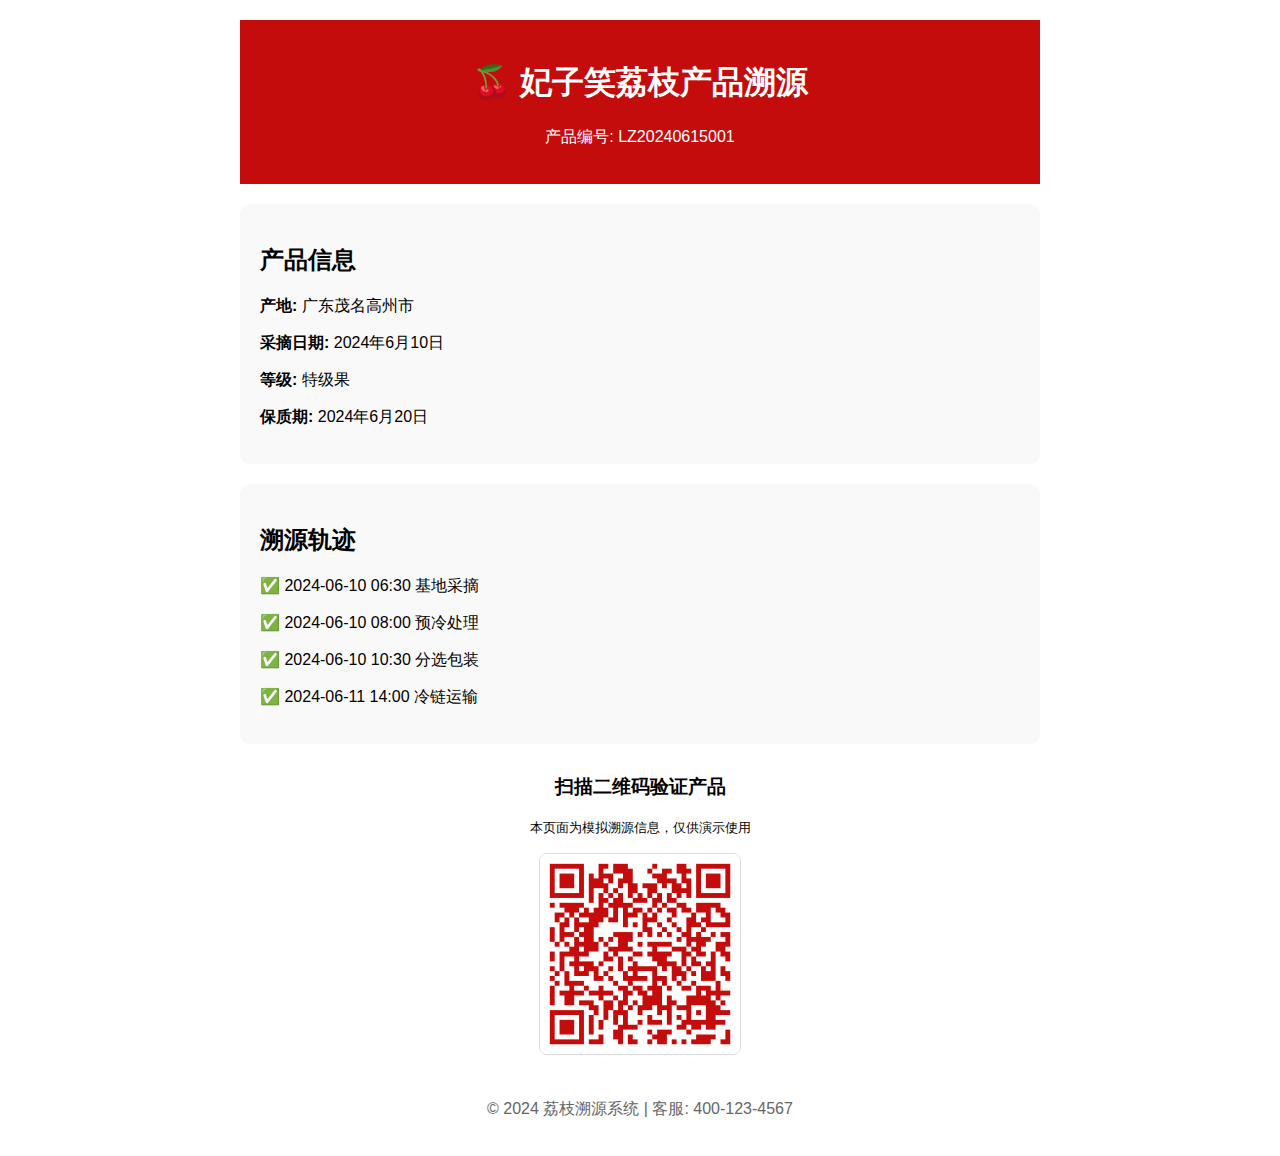
<file: index.html>
<!DOCTYPE html>
<html>
<head>
    <meta charset="utf-8">
    <title>荔枝产品溯源</title>
    <style>
        body { font-family: Arial; max-width: 800px; margin: auto; padding: 20px; }
        .header { background: #c40c0c; color: white; padding: 20px; text-align: center; }
        .info { background: #f9f9f9; padding: 20px; margin: 20px 0; border-radius: 10px; }
        .qrcode { text-align: center; margin: 30px 0; }
    </style>
</head>
<body>
    <div class="header">
        <h1>🍒 妃子笑荔枝产品溯源</h1>
        <p>产品编号: LZ20240615001</p>
    </div>

    <div class="info">
        <h2>产品信息</h2>
        <p><strong>产地:</strong> 广东茂名高州市</p>
        <p><strong>采摘日期:</strong> 2024年6月10日</p>
        <p><strong>等级:</strong> 特级果</p>
        <p><strong>保质期:</strong> 2024年6月20日</p>
    </div>

    <div class="info">
        <h2>溯源轨迹</h2>
        <p>✅ 2024-06-10 06:30 基地采摘</p>
        <p>✅ 2024-06-10 08:00 预冷处理</p>
        <p>✅ 2024-06-10 10:30 分选包装</p>
        <p>✅ 2024-06-11 14:00 冷链运输</p>
    </div>

    <div class="qrcode">
        <h3>扫描二维码验证产品</h3>
        <p><small>本页面为模拟溯源信息，仅供演示使用</small></p>
        <img src="lychee_qrcode.png" alt="产品溯源二维码" style="width: 200px; border: 1px solid #ddd; border-radius: 8px;">
    </div>

    <div style="text-align: center; color: #666; margin-top: 40px;">
        <p>© 2024 荔枝溯源系统 | 客服: 400-123-4567</p>
    </div>
</body>
</html>
</file>
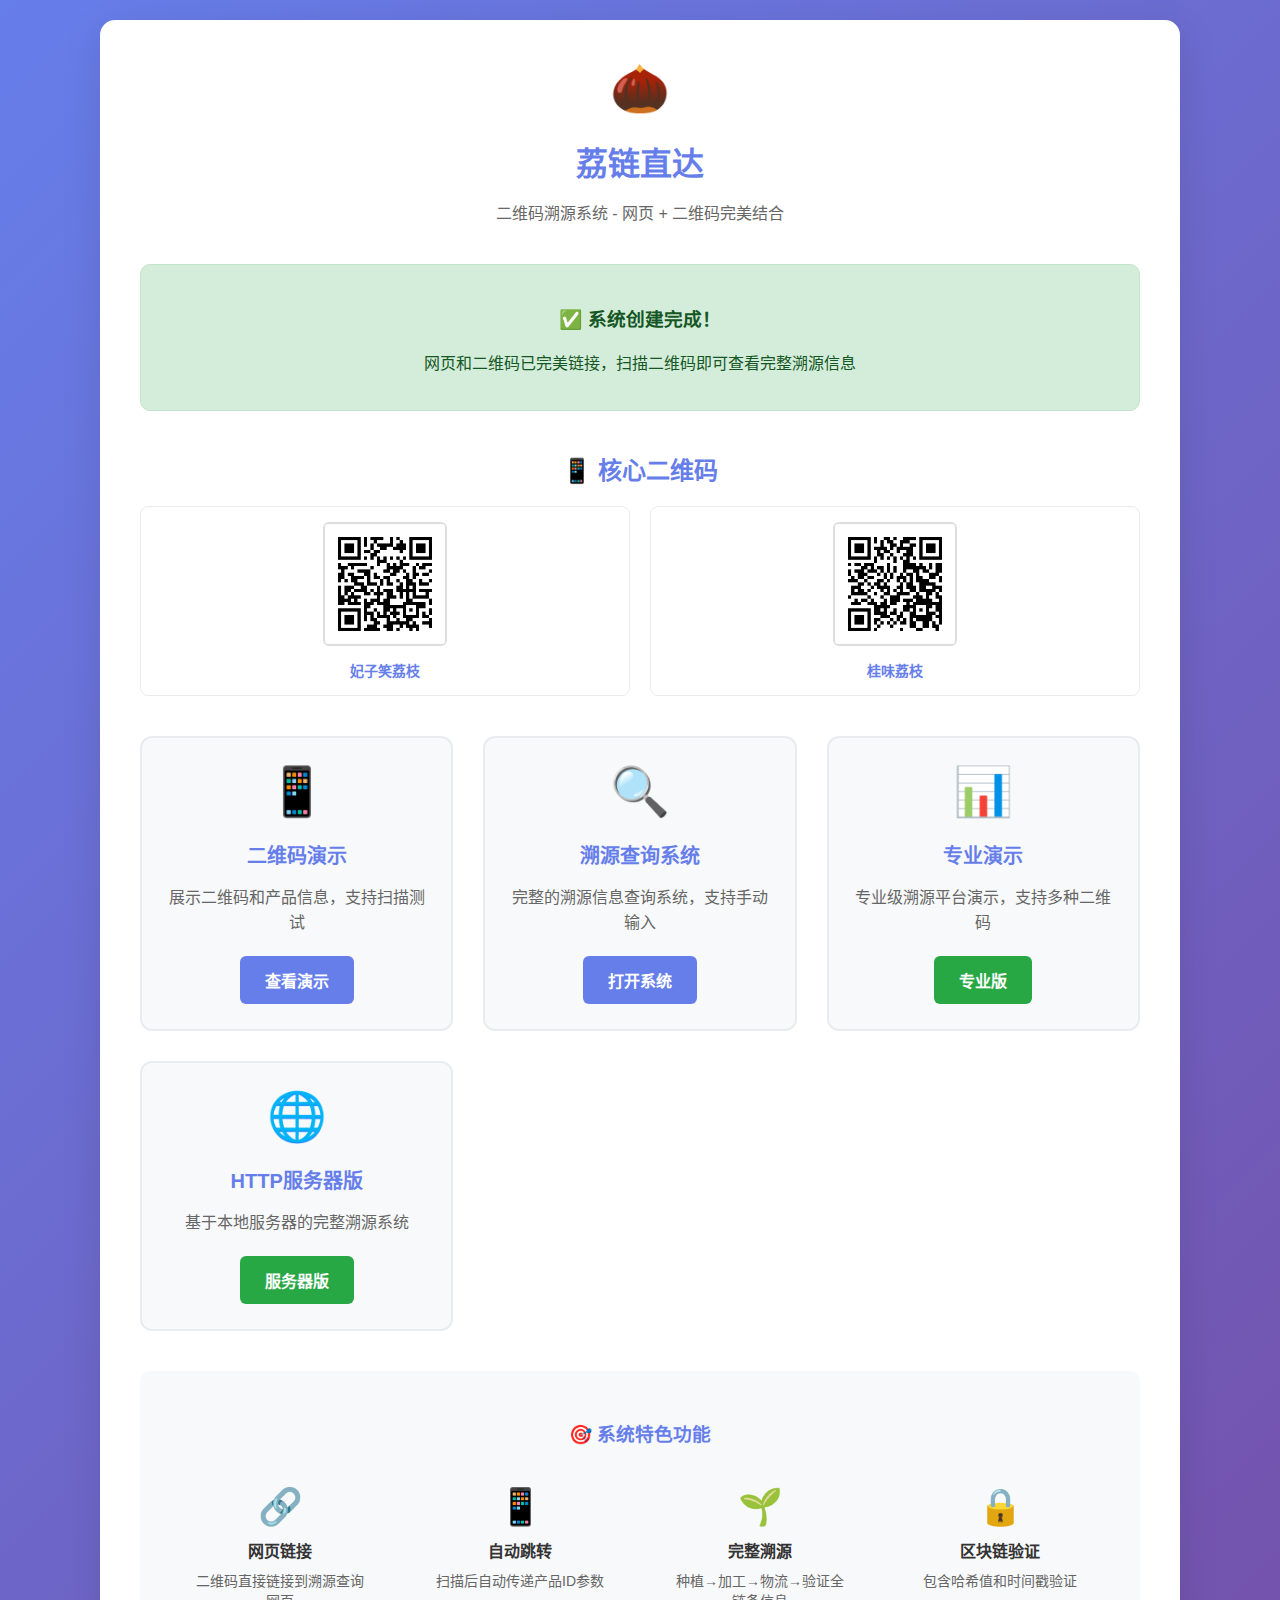
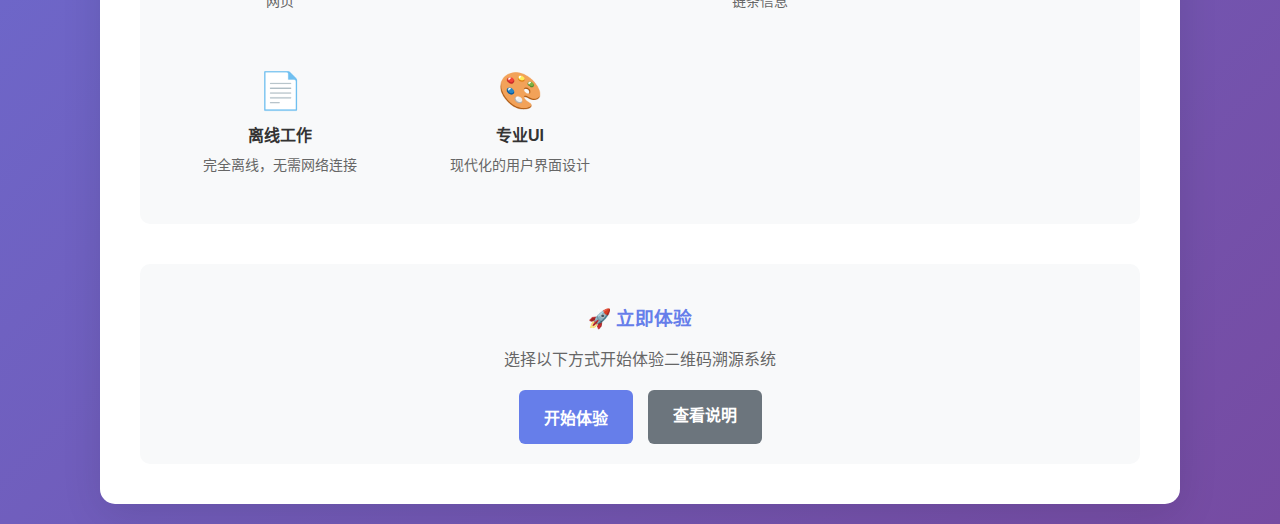
<file: 荔枝/index.html>
<!DOCTYPE html>
<html lang="zh-CN">
<head>
    <meta charset="UTF-8">
    <meta name="viewport" content="width=device-width, initial-scale=1.0">
    <title>荔链直达 - 最终演示</title>
    <style>
        body {
            font-family: 'Microsoft YaHei', sans-serif;
            background: linear-gradient(135deg, #667eea 0%, #764ba2 100%);
            margin: 0;
            padding: 20px;
            min-height: 100vh;
        }
        .container {
            max-width: 1000px;
            margin: 0 auto;
            background: white;
            border-radius: 15px;
            padding: 40px;
            box-shadow: 0 10px 40px rgba(0,0,0,0.1);
        }
        .header {
            text-align: center;
            margin-bottom: 40px;
        }
        .logo {
            font-size: 48px;
            margin-bottom: 15px;
        }
        .title {
            font-size: 32px;
            color: #667eea;
            margin-bottom: 10px;
        }
        .subtitle {
            color: #666;
            font-size: 16px;
        }
        .success-msg {
            background: #d4edda;
            color: #155724;
            border: 1px solid #c3e6cb;
            border-radius: 10px;
            padding: 20px;
            margin: 20px 0;
            text-align: center;
        }
        .demo-grid {
            display: grid;
            grid-template-columns: repeat(auto-fit, minmax(300px, 1fr));
            gap: 30px;
            margin: 40px 0;
        }
        .demo-card {
            background: #f8f9fa;
            border-radius: 12px;
            padding: 25px;
            text-align: center;
            border: 2px solid #e9ecef;
            transition: transform 0.3s;
        }
        .demo-card:hover {
            transform: translateY(-5px);
        }
        .demo-icon {
            font-size: 48px;
            margin-bottom: 15px;
        }
        .demo-title {
            font-size: 20px;
            color: #667eea;
            margin-bottom: 15px;
        }
        .demo-desc {
            color: #666;
            line-height: 1.6;
            margin-bottom: 20px;
        }
        .demo-btn {
            display: inline-block;
            padding: 12px 25px;
            background: #28a745;
            color: white;
            text-decoration: none;
            border-radius: 6px;
            font-weight: bold;
            transition: background 0.3s;
        }
        .demo-btn:hover {
            background: #218838;
        }
        .demo-btn.primary {
            background: #667eea;
        }
        .demo-btn.primary:hover {
            background: #5a6fd8;
        }
        .features {
            background: #f8f9fa;
            border-radius: 10px;
            padding: 30px;
            margin: 40px 0;
        }
        .features h3 {
            color: #667eea;
            text-align: center;
            margin-bottom: 20px;
        }
        .feature-list {
            display: grid;
            grid-template-columns: repeat(auto-fit, minmax(200px, 1fr));
            gap: 20px;
        }
        .feature-item {
            text-align: center;
            padding: 20px;
        }
        .feature-icon {
            font-size: 36px;
            margin-bottom: 10px;
        }
        .feature-title {
            font-weight: bold;
            color: #333;
            margin-bottom: 8px;
        }
        .feature-desc {
            color: #666;
            font-size: 14px;
        }
        .qr-showcase {
            text-align: center;
            margin: 40px 0;
        }
        .qr-grid {
            display: grid;
            grid-template-columns: repeat(auto-fit, minmax(200px, 1fr));
            gap: 20px;
            margin: 20px 0;
        }
        .qr-item {
            background: white;
            border: 1px solid #e9ecef;
            border-radius: 8px;
            padding: 15px;
        }
        .qr-image {
            width: 120px;
            height: 120px;
            border: 2px solid #ddd;
            border-radius: 6px;
            margin-bottom: 10px;
        }
        .qr-label {
            font-weight: bold;
            color: #667eea;
            font-size: 14px;
        }
    </style>
</head>
<body>
    <div class="container">
        <div class="header">
            <div class="logo">🌰</div>
            <h1 class="title">荔链直达</h1>
            <p class="subtitle">二维码溯源系统 - 网页 + 二维码完美结合</p>
        </div>

        <div class="success-msg">
            <h3>✅ 系统创建完成！</h3>
            <p>网页和二维码已完美链接，扫描二维码即可查看完整溯源信息</p>
        </div>

        <div class="qr-showcase">
            <h2 style="color: #667eea; margin-bottom: 20px;">📱 核心二维码</h2>
            <div class="qr-grid">
                <div class="qr-item">
                    <img src="妃子笑荔枝_溯源二维码.png" alt="妃子笑荔枝" class="qr-image">
                    <div class="qr-label">妃子笑荔枝</div>
                </div>
                <div class="qr-item">
                    <img src="桂味荔枝_溯源二维码.png" alt="桂味荔枝" class="qr-image">
                    <div class="qr-label">桂味荔枝</div>
                </div>
            </div>
        </div>

        <div class="demo-grid">
            <div class="demo-card">
                <div class="demo-icon">📱</div>
                <h3 class="demo-title">二维码演示</h3>
                <p class="demo-desc">展示二维码和产品信息，支持扫描测试</p>
                <a href="二维码溯源演示.html" class="demo-btn primary">查看演示</a>
            </div>

            <div class="demo-card">
                <div class="demo-icon">🔍</div>
                <h3 class="demo-title">溯源查询系统</h3>
                <p class="demo-desc">完整的溯源信息查询系统，支持手动输入</p>
                <a href="溯源查询系统.html" class="demo-btn primary">打开系统</a>
            </div>

            <div class="demo-card">
                <div class="demo-icon">📊</div>
                <h3 class="demo-title">专业演示</h3>
                <p class="demo-desc">专业级溯源平台演示，支持多种二维码</p>
                <a href="专业溯源演示.html" class="demo-btn">专业版</a>
            </div>

            <div class="demo-card">
                <div class="demo-icon">🌐</div>
                <h3 class="demo-title">HTTP服务器版</h3>
                <p class="demo-desc">基于本地服务器的完整溯源系统</p>
                <a href="HTTP二维码演示.html" class="demo-btn">服务器版</a>
            </div>
        </div>

        <div class="features">
            <h3>🎯 系统特色功能</h3>
            <div class="feature-list">
                <div class="feature-item">
                    <div class="feature-icon">🔗</div>
                    <div class="feature-title">网页链接</div>
                    <div class="feature-desc">二维码直接链接到溯源查询网页</div>
                </div>
                <div class="feature-item">
                    <div class="feature-icon">📱</div>
                    <div class="feature-title">自动跳转</div>
                    <div class="feature-desc">扫描后自动传递产品ID参数</div>
                </div>
                <div class="feature-item">
                    <div class="feature-icon">🌱</div>
                    <div class="feature-title">完整溯源</div>
                    <div class="feature-desc">种植→加工→物流→验证全链条信息</div>
                </div>
                <div class="feature-item">
                    <div class="feature-icon">🔒</div>
                    <div class="feature-title">区块链验证</div>
                    <div class="feature-desc">包含哈希值和时间戳验证</div>
                </div>
                <div class="feature-item">
                    <div class="feature-icon">📄</div>
                    <div class="feature-title">离线工作</div>
                    <div class="feature-desc">完全离线，无需网络连接</div>
                </div>
                <div class="feature-item">
                    <div class="feature-icon">🎨</div>
                    <div class="feature-title">专业UI</div>
                    <div class="feature-desc">现代化的用户界面设计</div>
                </div>
            </div>
        </div>

        <div style="text-align: center; margin-top: 40px; padding: 20px; background: #f8f9fa; border-radius: 10px;">
            <h3 style="color: #667eea; margin-bottom: 15px;">🚀 立即体验</h3>
            <p style="color: #666; margin-bottom: 20px;">选择以下方式开始体验二维码溯源系统</p>
            <div style="display: flex; justify-content: center; gap: 15px; flex-wrap: wrap;">
                <a href="二维码溯源演示.html" class="demo-btn primary" style="padding: 15px 25px;">开始体验</a>
                <a href="使用说明.txt" class="demo-btn" style="background: #6c757d;">查看说明</a>
            </div>
        </div>
    </div>
</body>
</html>
</file>
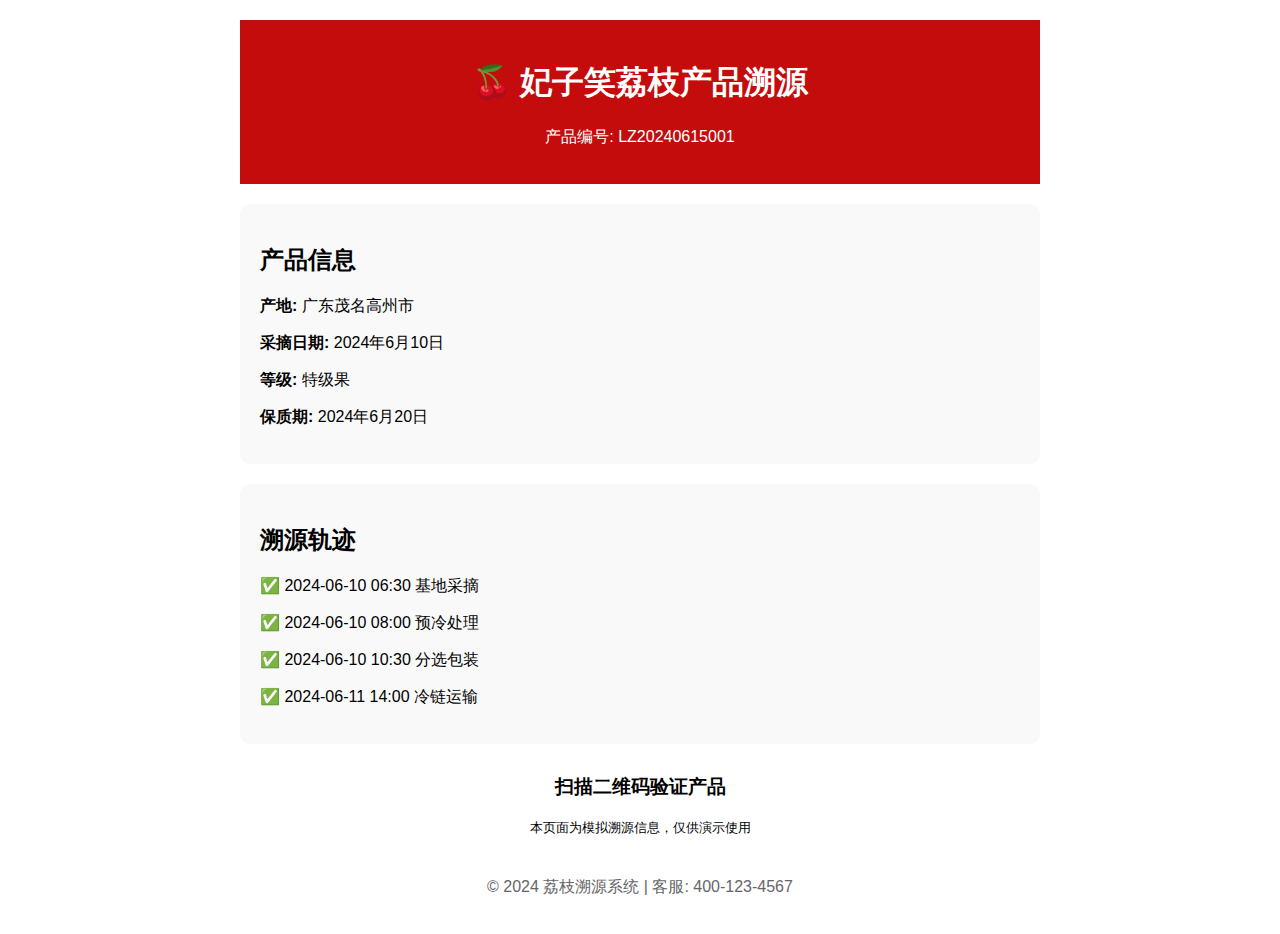
<file: lychee_trace_simple.html>
<!DOCTYPE html>
<html>
<head>
    <meta charset="utf-8">
    <title>荔枝产品溯源</title>
    <style>
        body { font-family: Arial; max-width: 800px; margin: auto; padding: 20px; }
        .header { background: #c40c0c; color: white; padding: 20px; text-align: center; }
        .info { background: #f9f9f9; padding: 20px; margin: 20px 0; border-radius: 10px; }
        .qrcode { text-align: center; margin: 30px 0; }
    </style>
</head>
<body>
    <div class="header">
        <h1>🍒 妃子笑荔枝产品溯源</h1>
        <p>产品编号: LZ20240615001</p>
    </div>

    <div class="info">
        <h2>产品信息</h2>
        <p><strong>产地:</strong> 广东茂名高州市</p>
        <p><strong>采摘日期:</strong> 2024年6月10日</p>
        <p><strong>等级:</strong> 特级果</p>
        <p><strong>保质期:</strong> 2024年6月20日</p>
    </div>

    <div class="info">
        <h2>溯源轨迹</h2>
        <p>✅ 2024-06-10 06:30 基地采摘</p>
        <p>✅ 2024-06-10 08:00 预冷处理</p>
        <p>✅ 2024-06-10 10:30 分选包装</p>
        <p>✅ 2024-06-11 14:00 冷链运输</p>
    </div>

    <div class="qrcode">
        <h3>扫描二维码验证产品</h3>
        <p><small>本页面为模拟溯源信息，仅供演示使用</small></p>
    </div>

    <div style="text-align: center; color: #666; margin-top: 40px;">
        <p>© 2024 荔枝溯源系统 | 客服: 400-123-4567</p>
    </div>
</body>
</html>
</file>
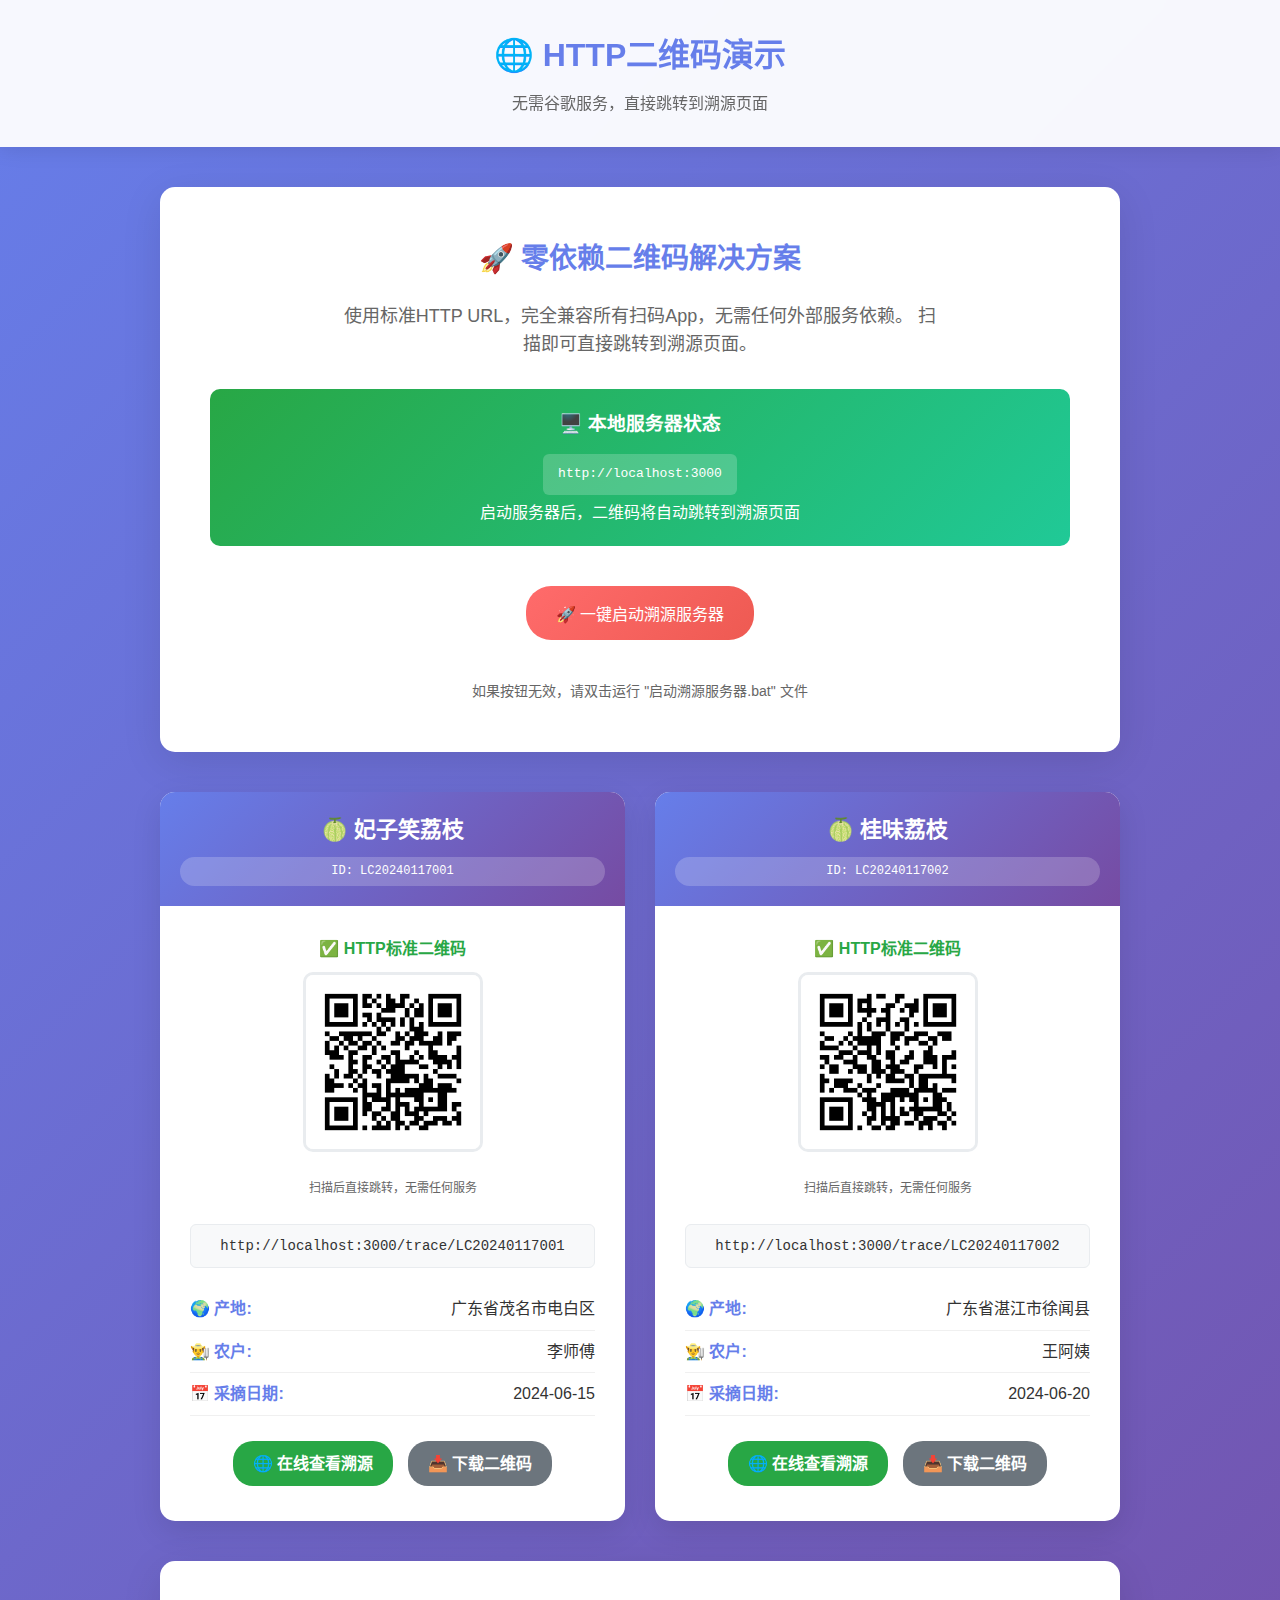
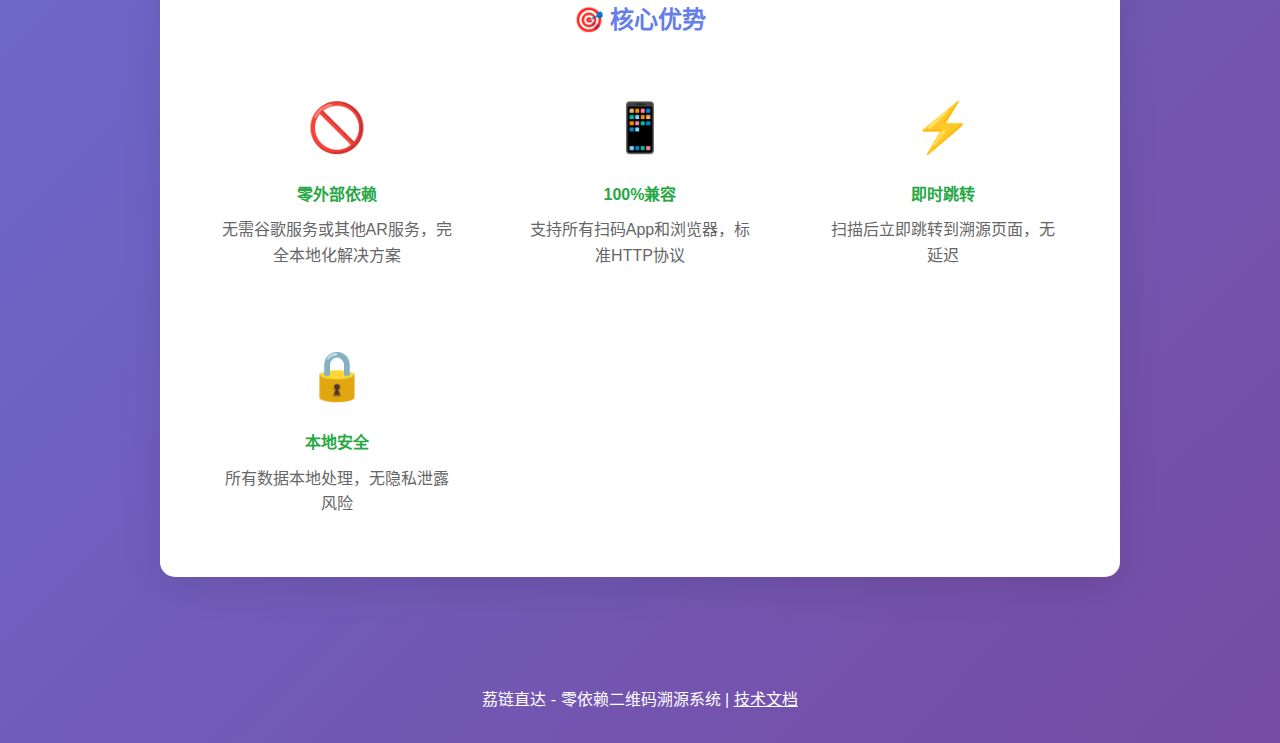
<file: 荔枝/HTTP二维码演示.html>
<!DOCTYPE html>
<html lang="zh-CN">
<head>
    <meta charset="UTF-8">
    <meta name="viewport" content="width=device-width, initial-scale=1.0">
    <title>HTTP二维码演示 - 无需谷歌服务</title>
    <style>
        * {
            margin: 0;
            padding: 0;
            box-sizing: border-box;
        }

        body {
            font-family: 'Microsoft YaHei', '微软雅黑', Arial, sans-serif;
            background: linear-gradient(135deg, #667eea 0%, #764ba2 100%);
            color: #333;
            line-height: 1.6;
        }

        .header {
            background: rgba(255,255,255,0.95);
            backdrop-filter: blur(10px);
            padding: 30px 0;
            text-align: center;
            box-shadow: 0 2px 20px rgba(0,0,0,0.1);
        }

        .header h1 {
            font-size: 32px;
            color: #667eea;
            margin-bottom: 10px;
        }

        .header p {
            font-size: 16px;
            color: #666;
        }

        .container {
            max-width: 1000px;
            margin: 0 auto;
            padding: 40px 20px;
        }

        .hero-section {
            background: white;
            border-radius: 15px;
            padding: 50px;
            margin-bottom: 40px;
            box-shadow: 0 10px 40px rgba(0,0,0,0.1);
            text-align: center;
        }

        .hero-title {
            font-size: 28px;
            color: #667eea;
            margin-bottom: 20px;
        }

        .hero-desc {
            font-size: 18px;
            color: #666;
            margin-bottom: 30px;
            max-width: 600px;
            margin-left: auto;
            margin-right: auto;
        }

        .server-status {
            background: linear-gradient(135deg, #28a745 0%, #20c997 100%);
            color: white;
            border-radius: 10px;
            padding: 20px;
            margin: 20px 0;
            text-align: center;
        }

        .server-status h3 {
            margin-bottom: 10px;
            color: white;
        }

        .server-url {
            background: rgba(255,255,255,0.2);
            padding: 10px 15px;
            border-radius: 6px;
            font-family: monospace;
            display: inline-block;
            margin: 5px;
        }

        .start-server {
            background: linear-gradient(135deg, #ff6b6b 0%, #ee5a52 100%);
            color: white;
            border: none;
            padding: 15px 30px;
            border-radius: 25px;
            font-size: 16px;
            cursor: pointer;
            margin: 20px 0;
            transition: transform 0.2s;
        }

        .start-server:hover {
            transform: translateY(-2px);
        }

        .products-grid {
            display: grid;
            grid-template-columns: repeat(auto-fit, minmax(400px, 1fr));
            gap: 30px;
            margin-bottom: 40px;
        }

        .product-card {
            background: white;
            border-radius: 15px;
            overflow: hidden;
            box-shadow: 0 10px 30px rgba(0,0,0,0.1);
            transition: transform 0.3s;
        }

        .product-card:hover {
            transform: translateY(-5px);
        }

        .product-header {
            background: linear-gradient(135deg, #667eea 0%, #764ba2 100%);
            color: white;
            padding: 20px;
            text-align: center;
        }

        .product-name {
            font-size: 22px;
            margin-bottom: 10px;
        }

        .product-id {
            background: rgba(255,255,255,0.2);
            padding: 5px 15px;
            border-radius: 15px;
            font-family: monospace;
            font-size: 12px;
        }

        .product-content {
            padding: 30px;
        }

        .qr-section {
            text-align: center;
            margin-bottom: 25px;
        }

        .qr-image {
            width: 180px;
            height: 180px;
            border: 3px solid #e9ecef;
            border-radius: 10px;
            margin-bottom: 15px;
        }

        .qr-label {
            font-size: 16px;
            font-weight: bold;
            color: #28a745;
            margin-bottom: 10px;
        }

        .url-display {
            background: #f8f9fa;
            padding: 10px;
            border-radius: 6px;
            font-family: monospace;
            font-size: 14px;
            text-align: center;
            margin: 10px 0;
            border: 1px solid #e9ecef;
        }

        .info-list {
            list-style: none;
            padding: 0;
            margin-top: 20px;
        }

        .info-list li {
            padding: 8px 0;
            border-bottom: 1px solid #f0f0f0;
            display: flex;
            justify-content: space-between;
        }

        .info-label {
            font-weight: bold;
            color: #667eea;
        }

        .info-value {
            color: #333;
        }

        .action-btn {
            display: inline-block;
            background: #28a745;
            color: white;
            padding: 10px 20px;
            text-decoration: none;
            border-radius: 20px;
            font-weight: bold;
            margin: 5px;
            transition: background 0.3s;
        }

        .action-btn:hover {
            background: #218838;
        }

        .action-btn.secondary {
            background: #6c757d;
        }

        .action-btn.secondary:hover {
            background: #5a6268;
        }

        .features-section {
            background: white;
            border-radius: 15px;
            padding: 40px;
            margin-bottom: 40px;
            box-shadow: 0 10px 40px rgba(0,0,0,0.1);
        }

        .features-title {
            text-align: center;
            font-size: 24px;
            color: #667eea;
            margin-bottom: 30px;
        }

        .features-grid {
            display: grid;
            grid-template-columns: repeat(auto-fit, minmax(250px, 1fr));
            gap: 30px;
        }

        .feature-item {
            text-align: center;
            padding: 20px;
        }

        .feature-icon {
            font-size: 48px;
            margin-bottom: 15px;
        }

        .feature-item h4 {
            color: #28a745;
            margin-bottom: 10px;
        }

        .feature-item p {
            color: #666;
            line-height: 1.6;
        }

        .footer {
            text-align: center;
            padding: 30px;
            color: white;
        }

        .footer a {
            color: white;
            text-decoration: underline;
        }

        @media (max-width: 768px) {
            .products-grid {
                grid-template-columns: 1fr;
            }

            .hero-section {
                padding: 30px 20px;
            }

            .header h1 {
                font-size: 24px;
            }
        }
    </style>
</head>
<body>
    <div class="header">
        <h1>🌐 HTTP二维码演示</h1>
        <p>无需谷歌服务，直接跳转到溯源页面</p>
    </div>

    <div class="container">
        <div class="hero-section">
            <h2 class="hero-title">🚀 零依赖二维码解决方案</h2>
            <p class="hero-desc">
                使用标准HTTP URL，完全兼容所有扫码App，无需任何外部服务依赖。
                扫描即可直接跳转到溯源页面。
            </p>

            <div class="server-status">
                <h3>🖥️ 本地服务器状态</h3>
                <div class="server-url">http://localhost:3000</div>
                <p>启动服务器后，二维码将自动跳转到溯源页面</p>
            </div>

            <button onclick="startServer()" class="start-server">
                🚀 一键启动溯源服务器
            </button>

            <div style="margin-top: 20px; font-size: 14px; color: #666;">
                如果按钮无效，请双击运行 "启动溯源服务器.bat" 文件
            </div>
        </div>

        <div class="products-grid">
            <!-- 妃子笑荔枝 -->
            <div class="product-card">
                <div class="product-header">
                    <h3 class="product-name">🍈 妃子笑荔枝</h3>
                    <div class="product-id">ID: LC20240117001</div>
                </div>

                <div class="product-content">
                    <div class="qr-section">
                        <div class="qr-label">✅ HTTP标准二维码</div>
                        <img src="妃子笑荔枝_HTTP二维码.png" alt="HTTP二维码" class="qr-image">
                        <div style="font-size: 12px; color: #666; margin-top: 5px;">
                            扫描后直接跳转，无需任何服务
                        </div>
                    </div>

                    <div class="url-display">
                        http://localhost:3000/trace/LC20240117001
                    </div>

                    <ul class="info-list">
                        <li>
                            <span class="info-label">🌍 产地:</span>
                            <span class="info-value">广东省茂名市电白区</span>
                        </li>
                        <li>
                            <span class="info-label">👨‍🌾 农户:</span>
                            <span class="info-value">李师傅</span>
                        </li>
                        <li>
                            <span class="info-label">📅 采摘日期:</span>
                            <span class="info-value">2024-06-15</span>
                        </li>
                    </ul>

                    <div style="text-align: center; margin-top: 20px;">
                        <a href="http://localhost:3000/trace/LC20240117001" class="action-btn">🌐 在线查看溯源</a>
                        <a href="妃子笑荔枝_HTTP二维码.png" download class="action-btn secondary">📥 下载二维码</a>
                    </div>
                </div>
            </div>

            <!-- 桂味荔枝 -->
            <div class="product-card">
                <div class="product-header">
                    <h3 class="product-name">🍈 桂味荔枝</h3>
                    <div class="product-id">ID: LC20240117002</div>
                </div>

                <div class="product-content">
                    <div class="qr-section">
                        <div class="qr-label">✅ HTTP标准二维码</div>
                        <img src="桂味荔枝_HTTP二维码.png" alt="HTTP二维码" class="qr-image">
                        <div style="font-size: 12px; color: #666; margin-top: 5px;">
                            扫描后直接跳转，无需任何服务
                        </div>
                    </div>

                    <div class="url-display">
                        http://localhost:3000/trace/LC20240117002
                    </div>

                    <ul class="info-list">
                        <li>
                            <span class="info-label">🌍 产地:</span>
                            <span class="info-value">广东省湛江市徐闻县</span>
                        </li>
                        <li>
                            <span class="info-label">👨‍🌾 农户:</span>
                            <span class="info-value">王阿姨</span>
                        </li>
                        <li>
                            <span class="info-label">📅 采摘日期:</span>
                            <span class="info-value">2024-06-20</span>
                        </li>
                    </ul>

                    <div style="text-align: center; margin-top: 20px;">
                        <a href="http://localhost:3000/trace/LC20240117002" class="action-btn">🌐 在线查看溯源</a>
                        <a href="桂味荔枝_HTTP二维码.png" download class="action-btn secondary">📥 下载二维码</a>
                    </div>
                </div>
            </div>
        </div>

        <div class="features-section">
            <h3 class="features-title">🎯 核心优势</h3>
            <div class="features-grid">
                <div class="feature-item">
                    <div class="feature-icon">🚫</div>
                    <h4>零外部依赖</h4>
                    <p>无需谷歌服务或其他AR服务，完全本地化解决方案</p>
                </div>
                <div class="feature-item">
                    <div class="feature-icon">📱</div>
                    <h4>100%兼容</h4>
                    <p>支持所有扫码App和浏览器，标准HTTP协议</p>
                </div>
                <div class="feature-item">
                    <div class="feature-icon">⚡</div>
                    <h4>即时跳转</h4>
                    <p>扫描后立即跳转到溯源页面，无延迟</p>
                </div>
                <div class="feature-item">
                    <div class="feature-icon">🔒</div>
                    <h4>本地安全</h4>
                    <p>所有数据本地处理，无隐私泄露风险</p>
                </div>
            </div>
        </div>
    </div>

    <div class="footer">
        <p>荔链直达 - 零依赖二维码溯源系统 | <a href="README_二维码.txt">技术文档</a></p>
    </div>

    <script>
        function startServer() {
            // 尝试启动服务器
            alert('请双击运行 "启动溯源服务器.bat" 文件来启动服务器，然后刷新此页面。');
        }
    </script>
</body>
</html>
</file>
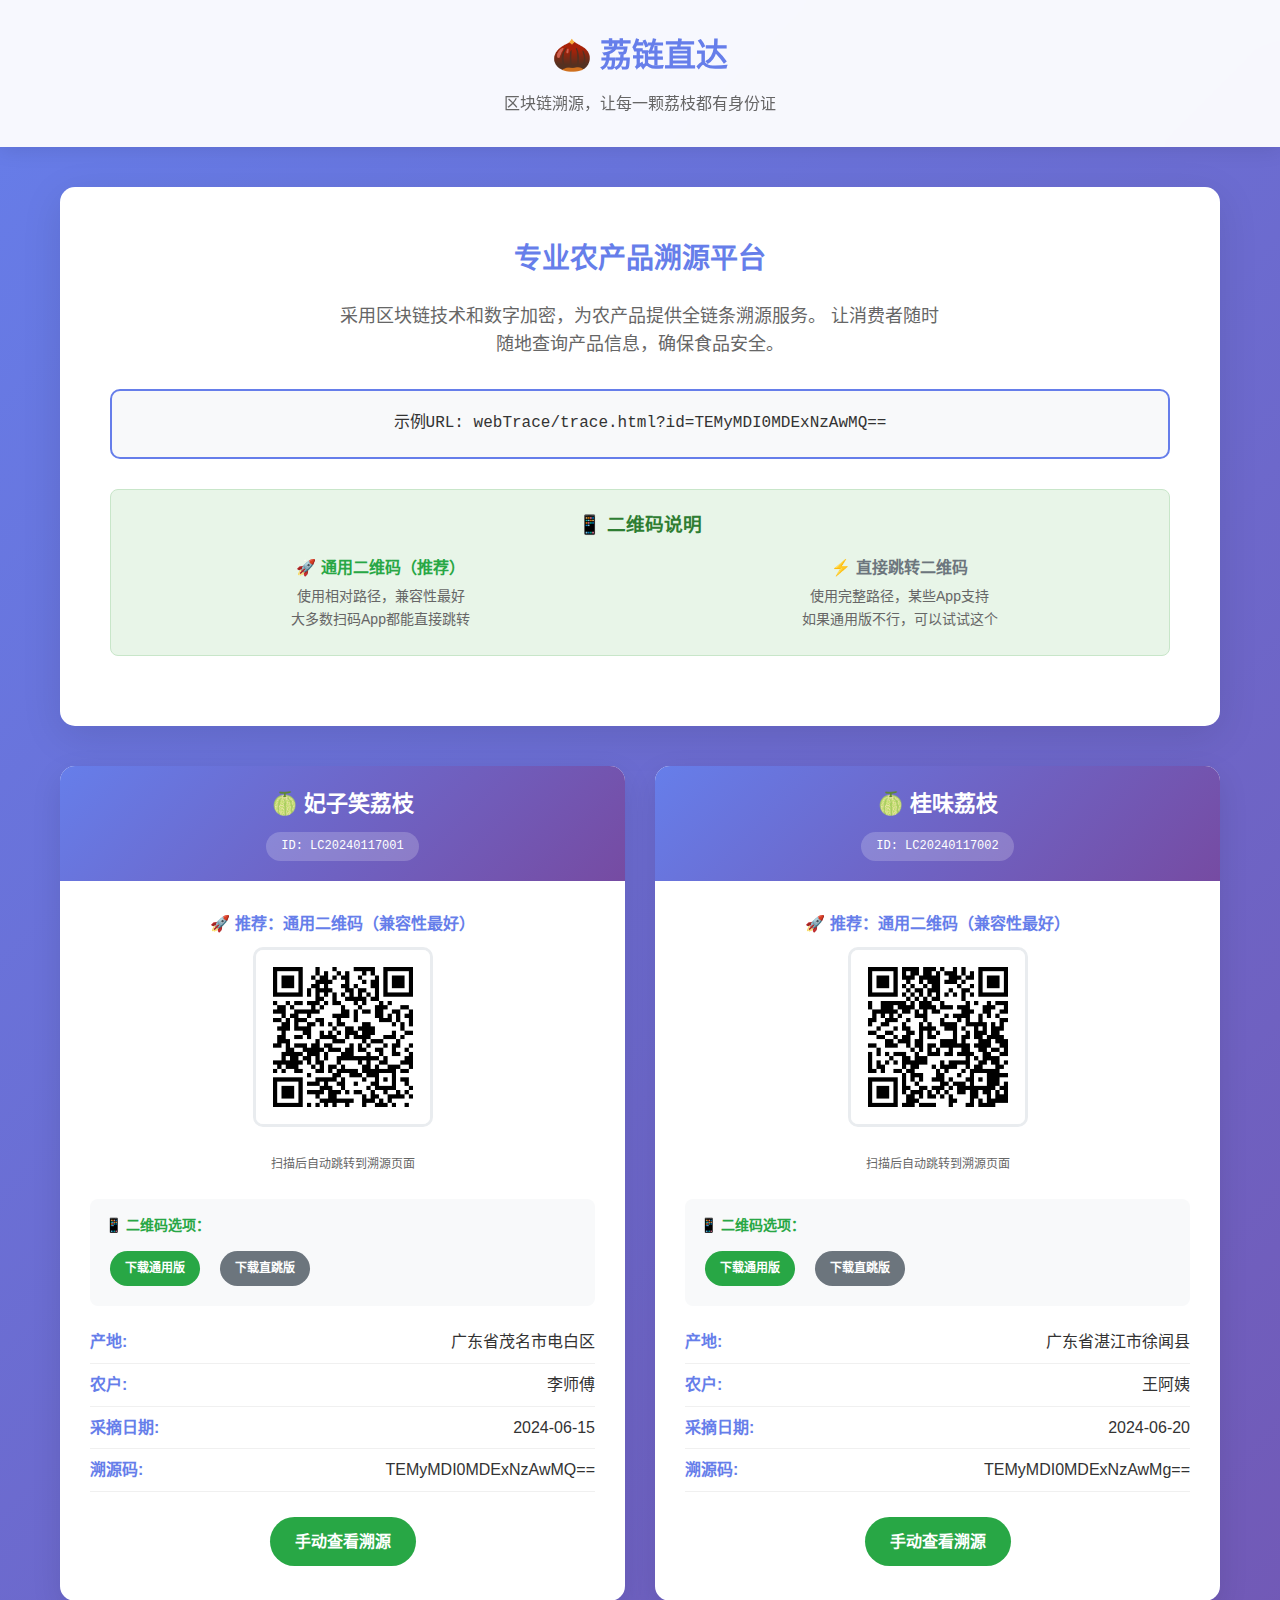
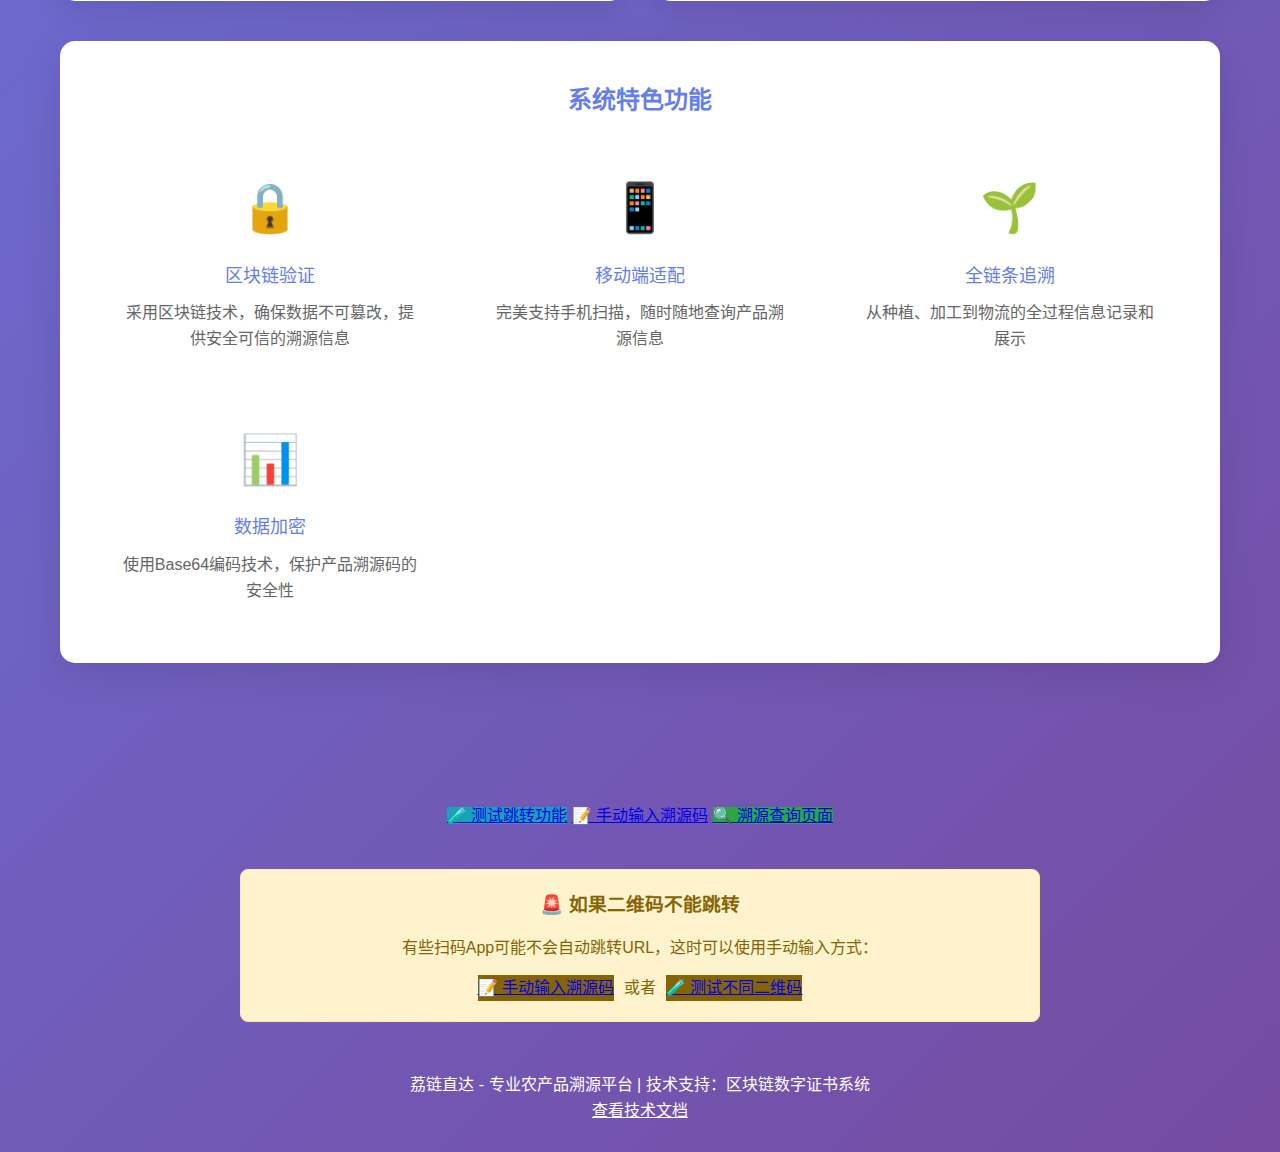
<file: 荔枝/专业溯源演示.html>
<!DOCTYPE html>
<html lang="zh-CN">
<head>
    <meta charset="UTF-8">
    <meta name="viewport" content="width=device-width, initial-scale=1.0">
    <title>荔链直达 - 专业溯源系统</title>
    <style>
        * {
            margin: 0;
            padding: 0;
            box-sizing: border-box;
        }

        body {
            font-family: 'Microsoft YaHei', '微软雅黑', Arial, sans-serif;
            background: linear-gradient(135deg, #667eea 0%, #764ba2 100%);
            color: #333;
            line-height: 1.6;
        }

        .header {
            background: rgba(255,255,255,0.95);
            backdrop-filter: blur(10px);
            padding: 30px 0;
            text-align: center;
            box-shadow: 0 2px 20px rgba(0,0,0,0.1);
        }

        .header h1 {
            font-size: 32px;
            color: #667eea;
            margin-bottom: 10px;
        }

        .header p {
            font-size: 16px;
            color: #666;
        }

        .container {
            max-width: 1200px;
            margin: 0 auto;
            padding: 40px 20px;
        }

        .hero-section {
            background: white;
            border-radius: 15px;
            padding: 50px;
            margin-bottom: 40px;
            box-shadow: 0 10px 40px rgba(0,0,0,0.1);
            text-align: center;
        }

        .hero-title {
            font-size: 28px;
            color: #667eea;
            margin-bottom: 20px;
        }

        .hero-desc {
            font-size: 18px;
            color: #666;
            margin-bottom: 30px;
            max-width: 600px;
            margin-left: auto;
            margin-right: auto;
        }

        .url-example {
            background: #f8f9fa;
            border: 2px solid #667eea;
            border-radius: 10px;
            padding: 20px;
            margin: 30px 0;
            font-family: monospace;
            font-size: 16px;
            color: #333;
        }

        .products-grid {
            display: grid;
            grid-template-columns: repeat(auto-fit, minmax(350px, 1fr));
            gap: 30px;
            margin-bottom: 40px;
        }

        .product-card {
            background: white;
            border-radius: 15px;
            overflow: hidden;
            box-shadow: 0 10px 30px rgba(0,0,0,0.1);
            transition: transform 0.3s, box-shadow 0.3s;
        }

        .product-card:hover {
            transform: translateY(-5px);
            box-shadow: 0 15px 40px rgba(0,0,0,0.15);
        }

        .product-header {
            background: linear-gradient(135deg, #667eea 0%, #764ba2 100%);
            color: white;
            padding: 20px;
            text-align: center;
        }

        .product-name {
            font-size: 22px;
            margin-bottom: 10px;
        }

        .product-id {
            background: rgba(255,255,255,0.2);
            padding: 5px 15px;
            border-radius: 15px;
            font-family: monospace;
            font-size: 12px;
            display: inline-block;
        }

        .product-content {
            padding: 30px;
        }

        .qr-section {
            text-align: center;
            margin-bottom: 25px;
        }

        .qr-image {
            width: 180px;
            height: 180px;
            border: 3px solid #e9ecef;
            border-radius: 10px;
            margin-bottom: 15px;
        }

        .qr-label {
            font-weight: bold;
            color: #667eea;
            margin-bottom: 10px;
        }

        .info-list {
            list-style: none;
            padding: 0;
        }

        .info-list li {
            padding: 8px 0;
            border-bottom: 1px solid #f0f0f0;
            display: flex;
            justify-content: space-between;
        }

        .info-label {
            font-weight: bold;
            color: #667eea;
        }

        .info-value {
            color: #333;
        }

        .action-btn {
            display: inline-block;
            background: #28a745;
            color: white;
            padding: 12px 25px;
            text-decoration: none;
            border-radius: 25px;
            font-weight: bold;
            margin: 5px;
            transition: background 0.3s;
        }

        .action-btn:hover {
            background: #218838;
        }

        .action-btn.secondary {
            background: #6c757d;
        }

        .action-btn.secondary:hover {
            background: #5a6268;
        }

        .features-section {
            background: white;
            border-radius: 15px;
            padding: 40px;
            margin-bottom: 40px;
            box-shadow: 0 10px 40px rgba(0,0,0,0.1);
        }

        .features-title {
            text-align: center;
            font-size: 24px;
            color: #667eea;
            margin-bottom: 30px;
        }

        .features-grid {
            display: grid;
            grid-template-columns: repeat(auto-fit, minmax(250px, 1fr));
            gap: 30px;
        }

        .feature-item {
            text-align: center;
            padding: 20px;
        }

        .feature-icon {
            font-size: 48px;
            margin-bottom: 15px;
        }

        .feature-title {
            font-size: 18px;
            color: #667eea;
            margin-bottom: 10px;
        }

        .feature-desc {
            color: #666;
            line-height: 1.6;
        }

        .footer {
            text-align: center;
            padding: 30px;
            color: white;
        }

        .footer a {
            color: white;
            text-decoration: underline;
        }

        @media (max-width: 768px) {
            .products-grid {
                grid-template-columns: 1fr;
            }

            .hero-section {
                padding: 30px 20px;
            }

            .header h1 {
                font-size: 24px;
            }
        }
    </style>
</head>
<body>
    <div class="header">
        <h1>🌰 荔链直达</h1>
        <p>区块链溯源，让每一颗荔枝都有身份证</p>
    </div>

    <div class="container">
        <div class="hero-section">
            <h2 class="hero-title">专业农产品溯源平台</h2>
            <p class="hero-desc">
                采用区块链技术和数字加密，为农产品提供全链条溯源服务。
                让消费者随时随地查询产品信息，确保食品安全。
            </p>

            <div class="url-example">
                示例URL: webTrace/trace.html?id=TEMyMDI0MDExNzAwMQ==
            </div>

            <div style="background: #e8f5e8; border: 1px solid #c8e6c9; border-radius: 8px; padding: 20px; margin: 20px 0;">
                <h3 style="color: #2e7d32; margin-bottom: 15px;">📱 二维码说明</h3>
                <div style="display: grid; grid-template-columns: 1fr 1fr; gap: 20px;">
                    <div>
                        <h4 style="color: #28a745;">🚀 通用二维码（推荐）</h4>
                        <p style="font-size: 14px; color: #666; margin: 5px 0;">
                            使用相对路径，兼容性最好<br>
                            大多数扫码App都能直接跳转
                        </p>
                    </div>
                    <div>
                        <h4 style="color: #6c757d;">⚡ 直接跳转二维码</h4>
                        <p style="font-size: 14px; color: #666; margin: 5px 0;">
                            使用完整路径，某些App支持<br>
                            如果通用版不行，可以试试这个
                        </p>
                    </div>
                </div>
            </div>
        </div>

        <div class="products-grid">
            <!-- 妃子笑荔枝 -->
            <div class="product-card">
                <div class="product-header">
                    <h3 class="product-name">🍈 妃子笑荔枝</h3>
                    <div class="product-id">ID: LC20240117001</div>
                </div>

                <div class="product-content">
                    <div class="qr-section">
                        <div class="qr-label">🚀 推荐：通用二维码（兼容性最好）</div>
                        <img src="妃子笑荔枝_通用二维码.png" alt="妃子笑荔枝通用二维码" class="qr-image">
                        <div style="font-size: 12px; color: #666; margin-top: 5px;">
                            扫描后自动跳转到溯源页面
                        </div>
                    </div>

                    <div style="background: #f8f9fa; border-radius: 8px; padding: 15px; margin: 15px 0;">
                        <div style="font-size: 14px; font-weight: bold; color: #28a745; margin-bottom: 10px;">
                            📱 二维码选项：
                        </div>
                        <div style="display: flex; gap: 10px; flex-wrap: wrap;">
                            <a href="妃子笑荔枝_通用二维码.png" download class="action-btn" style="background: #28a745; padding: 8px 15px; font-size: 12px;">下载通用版</a>
                            <a href="妃子笑荔枝_直接跳转二维码.png" download class="action-btn secondary" style="padding: 8px 15px; font-size: 12px;">下载直跳版</a>
                        </div>
                    </div>

                    <ul class="info-list">
                        <li>
                            <span class="info-label">产地:</span>
                            <span class="info-value">广东省茂名市电白区</span>
                        </li>
                        <li>
                            <span class="info-label">农户:</span>
                            <span class="info-value">李师傅</span>
                        </li>
                        <li>
                            <span class="info-label">采摘日期:</span>
                            <span class="info-value">2024-06-15</span>
                        </li>
                        <li>
                            <span class="info-label">溯源码:</span>
                            <span class="info-value">TEMyMDI0MDExNzAwMQ==</span>
                        </li>
                    </ul>

                    <div style="text-align: center; margin-top: 20px;">
                        <a href="webTrace/trace.html?id=TEMyMDI0MDExNzAwMQ==" class="action-btn">手动查看溯源</a>
                    </div>
                </div>
            </div>

            <!-- 桂味荔枝 -->
            <div class="product-card">
                <div class="product-header">
                    <h3 class="product-name">🍈 桂味荔枝</h3>
                    <div class="product-id">ID: LC20240117002</div>
                </div>

                <div class="product-content">
                    <div class="qr-section">
                        <div class="qr-label">🚀 推荐：通用二维码（兼容性最好）</div>
                        <img src="桂味荔枝_通用二维码.png" alt="桂味荔枝通用二维码" class="qr-image">
                        <div style="font-size: 12px; color: #666; margin-top: 5px;">
                            扫描后自动跳转到溯源页面
                        </div>
                    </div>

                    <div style="background: #f8f9fa; border-radius: 8px; padding: 15px; margin: 15px 0;">
                        <div style="font-size: 14px; font-weight: bold; color: #28a745; margin-bottom: 10px;">
                            📱 二维码选项：
                        </div>
                        <div style="display: flex; gap: 10px; flex-wrap: wrap;">
                            <a href="桂味荔枝_通用二维码.png" download class="action-btn" style="background: #28a745; padding: 8px 15px; font-size: 12px;">下载通用版</a>
                            <a href="桂味荔枝_直接跳转二维码.png" download class="action-btn secondary" style="padding: 8px 15px; font-size: 12px;">下载直跳版</a>
                        </div>
                    </div>

                    <ul class="info-list">
                        <li>
                            <span class="info-label">产地:</span>
                            <span class="info-value">广东省湛江市徐闻县</span>
                        </li>
                        <li>
                            <span class="info-label">农户:</span>
                            <span class="info-value">王阿姨</span>
                        </li>
                        <li>
                            <span class="info-label">采摘日期:</span>
                            <span class="info-value">2024-06-20</span>
                        </li>
                        <li>
                            <span class="info-label">溯源码:</span>
                            <span class="info-value">TEMyMDI0MDExNzAwMg==</span>
                        </li>
                    </ul>

                    <div style="text-align: center; margin-top: 20px;">
                        <a href="webTrace/trace.html?id=TEMyMDI0MDExNzAwMg==" class="action-btn">手动查看溯源</a>
                    </div>
                </div>
            </div>
        </div>

        <div class="features-section">
            <h3 class="features-title">系统特色功能</h3>
            <div class="features-grid">
                <div class="feature-item">
                    <div class="feature-icon">🔒</div>
                    <div class="feature-title">区块链验证</div>
                    <div class="feature-desc">采用区块链技术，确保数据不可篡改，提供安全可信的溯源信息</div>
                </div>
                <div class="feature-item">
                    <div class="feature-icon">📱</div>
                    <div class="feature-title">移动端适配</div>
                    <div class="feature-desc">完美支持手机扫描，随时随地查询产品溯源信息</div>
                </div>
                <div class="feature-item">
                    <div class="feature-icon">🌱</div>
                    <div class="feature-title">全链条追溯</div>
                    <div class="feature-desc">从种植、加工到物流的全过程信息记录和展示</div>
                </div>
                <div class="feature-item">
                    <div class="feature-icon">📊</div>
                    <div class="feature-title">数据加密</div>
                    <div class="feature-desc">使用Base64编码技术，保护产品溯源码的安全性</div>
                </div>
            </div>
        </div>
    </div>

    <div style="text-align: center; margin-top: 40px; padding: 20px;">
        <a href="测试跳转.html" class="btn" style="background: #17a2b8;">🧪 测试跳转功能</a>
        <a href="扫码输入.html" class="btn secondary">📝 手动输入溯源码</a>
        <a href="webTrace/trace.html" class="btn" style="background: #28a745;">🔍 溯源查询页面</a>
    </div>

    <div style="background: #fff3cd; border: 1px solid #ffeaa7; border-radius: 8px; padding: 20px; margin: 20px auto; max-width: 800px;">
        <h3 style="color: #856404; margin-bottom: 15px; text-align: center;">🚨 如果二维码不能跳转</h3>
        <p style="color: #856404; margin-bottom: 15px; text-align: center;">
            有些扫码App可能不会自动跳转URL，这时可以使用手动输入方式：
        </p>
        <div style="display: flex; justify-content: center; gap: 10px; flex-wrap: wrap;">
            <a href="扫码输入.html" class="btn" style="background: #856404;">📝 手动输入溯源码</a>
            <span style="align-self: center; color: #856404;">或者</span>
            <a href="测试跳转.html" class="btn" style="background: #856404;">🧪 测试不同二维码</a>
        </div>
    </div>

    <div class="footer">
        <p>荔链直达 - 专业农产品溯源平台 | 技术支持：区块链数字证书系统</p>
        <p><a href="README_二维码.txt">查看技术文档</a></p>
    </div>
</body>
</html>
</file>
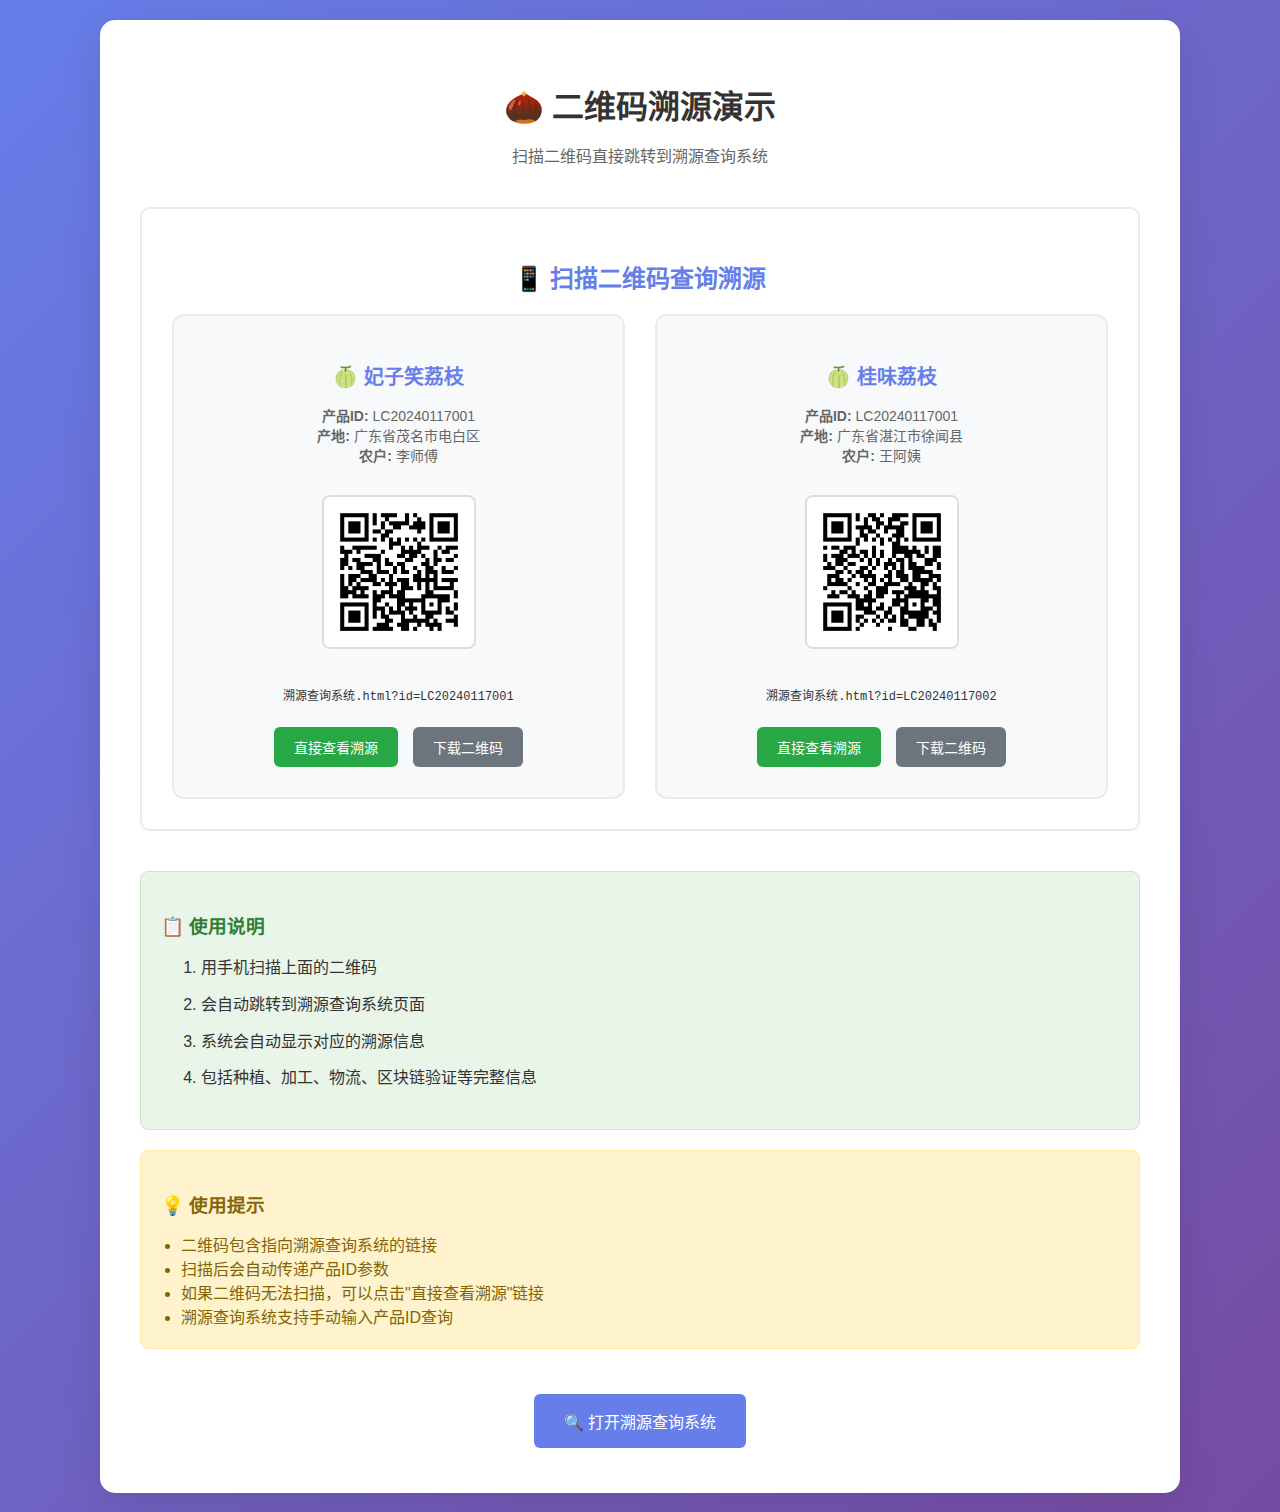
<file: 荔枝/二维码溯源演示.html>
<!DOCTYPE html>
<html lang="zh-CN">
<head>
    <meta charset="UTF-8">
    <meta name="viewport" content="width=device-width, initial-scale=1.0">
    <title>二维码溯源演示</title>
    <style>
        body {
            font-family: 'Microsoft YaHei', sans-serif;
            background: linear-gradient(135deg, #667eea 0%, #764ba2 100%);
            margin: 0;
            padding: 20px;
            min-height: 100vh;
        }
        .container {
            max-width: 1000px;
            margin: 0 auto;
            background: white;
            border-radius: 15px;
            padding: 40px;
            box-shadow: 0 10px 40px rgba(0,0,0,0.1);
        }
        h1 {
            text-align: center;
            color: #333;
            margin-bottom: 10px;
        }
        .subtitle {
            text-align: center;
            color: #666;
            margin-bottom: 40px;
            font-size: 16px;
        }
        .demo-section {
            margin-bottom: 40px;
            padding: 30px;
            border: 2px solid #e9ecef;
            border-radius: 10px;
        }
        .demo-section h2 {
            color: #667eea;
            margin-bottom: 20px;
            text-align: center;
        }
        .products-grid {
            display: grid;
            grid-template-columns: repeat(auto-fit, minmax(300px, 1fr));
            gap: 30px;
        }
        .product-card {
            background: #f8f9fa;
            border-radius: 12px;
            padding: 25px;
            text-align: center;
            border: 2px solid #e9ecef;
            transition: transform 0.3s;
        }
        .product-card:hover {
            transform: translateY(-5px);
        }
        .product-name {
            font-size: 20px;
            color: #667eea;
            margin-bottom: 15px;
        }
        .qr-image {
            width: 150px;
            height: 150px;
            border: 2px solid #ddd;
            border-radius: 8px;
            margin: 15px 0;
        }
        .product-info {
            color: #666;
            font-size: 14px;
            margin-bottom: 15px;
        }
        .url-display {
            background: #f8f9fa;
            padding: 8px 12px;
            border-radius: 6px;
            font-family: monospace;
            font-size: 12px;
            color: #333;
            margin: 10px 0;
            word-break: break-all;
        }
        .action-btn {
            display: inline-block;
            padding: 10px 20px;
            background: #28a745;
            color: white;
            text-decoration: none;
            border-radius: 6px;
            font-size: 14px;
            margin: 5px;
            transition: background 0.3s;
        }
        .action-btn:hover {
            background: #218838;
        }
        .action-btn.secondary {
            background: #6c757d;
        }
        .action-btn.secondary:hover {
            background: #5a6268;
        }
        .instructions {
            background: #e8f5e8;
            border: 1px solid #c8e6c9;
            border-radius: 8px;
            padding: 20px;
            margin-top: 30px;
        }
        .instructions h3 {
            color: #2e7d32;
            margin-bottom: 15px;
        }
        .instructions ol {
            color: #333;
            line-height: 1.8;
        }
        .instructions li {
            margin-bottom: 8px;
        }
        .tips {
            background: #fff3cd;
            border: 1px solid #ffeaa7;
            border-radius: 8px;
            padding: 20px;
            margin-top: 20px;
        }
        .tips h3 {
            color: #856404;
            margin-bottom: 15px;
        }
        .tips ul {
            color: #856404;
            margin: 0;
            padding-left: 20px;
        }
    </style>
</head>
<body>
    <div class="container">
        <h1>🌰 二维码溯源演示</h1>
        <p class="subtitle">扫描二维码直接跳转到溯源查询系统</p>

        <div class="demo-section">
            <h2>📱 扫描二维码查询溯源</h2>
            <div class="products-grid">
                <div class="product-card">
                    <h3 class="product-name">🍈 妃子笑荔枝</h3>
                    <div class="product-info">
                        <strong>产品ID:</strong> LC20240117001<br>
                        <strong>产地:</strong> 广东省茂名市电白区<br>
                        <strong>农户:</strong> 李师傅
                    </div>
                    <img src="妃子笑荔枝_溯源二维码.png" alt="妃子笑荔枝二维码" class="qr-image">
                    <div class="url-display">
                        溯源查询系统.html?id=LC20240117001
                    </div>
                    <a href="溯源查询系统.html?id=LC20240117001" class="action-btn">直接查看溯源</a>
                    <a href="妃子笑荔枝_溯源二维码.png" download class="action-btn secondary">下载二维码</a>
                </div>

                <div class="product-card">
                    <h3 class="product-name">🍈 桂味荔枝</h3>
                    <div class="product-info">
                        <strong>产品ID:</strong> LC20240117001<br>
                        <strong>产地:</strong> 广东省湛江市徐闻县<br>
                        <strong>农户:</strong> 王阿姨
                    </div>
                    <img src="桂味荔枝_溯源二维码.png" alt="桂味荔枝二维码" class="qr-image">
                    <div class="url-display">
                        溯源查询系统.html?id=LC20240117002
                    </div>
                    <a href="溯源查询系统.html?id=LC20240117002" class="action-btn">直接查看溯源</a>
                    <a href="桂味荔枝_溯源二维码.png" download class="action-btn secondary">下载二维码</a>
                </div>
            </div>
        </div>

        <div class="instructions">
            <h3>📋 使用说明</h3>
            <ol>
                <li>用手机扫描上面的二维码</li>
                <li>会自动跳转到溯源查询系统页面</li>
                <li>系统会自动显示对应的溯源信息</li>
                <li>包括种植、加工、物流、区块链验证等完整信息</li>
            </ol>
        </div>

        <div class="tips">
            <h3>💡 使用提示</h3>
            <ul>
                <li>二维码包含指向溯源查询系统的链接</li>
                <li>扫描后会自动传递产品ID参数</li>
                <li>如果二维码无法扫描，可以点击"直接查看溯源"链接</li>
                <li>溯源查询系统支持手动输入产品ID查询</li>
            </ul>
        </div>

        <div style="text-align: center; margin-top: 40px;">
            <a href="溯源查询系统.html" class="action-btn" style="background: #667eea; padding: 15px 30px; font-size: 16px;">
                🔍 打开溯源查询系统
            </a>
        </div>
    </div>
</body>
</html>
</file>
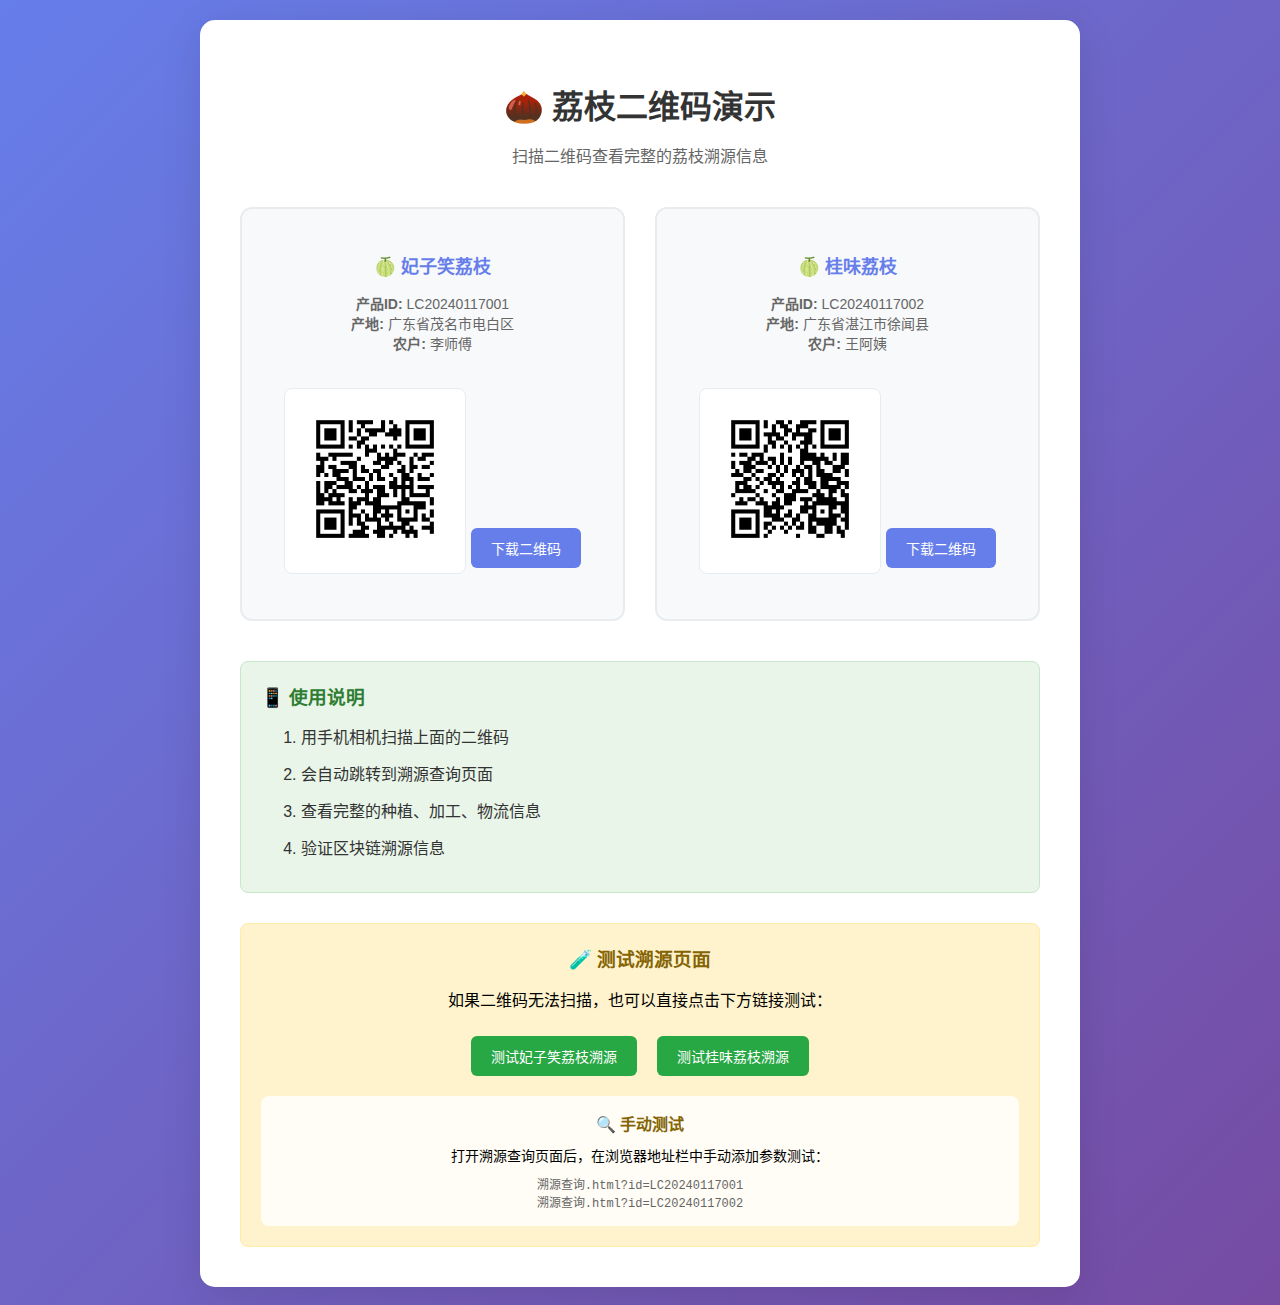
<file: 荔枝/二维码演示.html>
<!DOCTYPE html>
<html lang="zh-CN">
<head>
    <meta charset="UTF-8">
    <meta name="viewport" content="width=device-width, initial-scale=1.0">
    <title>荔枝二维码演示</title>
    <style>
        body {
            font-family: 'Microsoft YaHei', sans-serif;
            background: linear-gradient(135deg, #667eea 0%, #764ba2 100%);
            margin: 0;
            padding: 20px;
            min-height: 100vh;
        }
        .container {
            max-width: 800px;
            margin: 0 auto;
            background: white;
            border-radius: 15px;
            padding: 40px;
            box-shadow: 0 10px 40px rgba(0,0,0,0.1);
            text-align: center;
        }
        h1 {
            color: #333;
            margin-bottom: 10px;
        }
        .subtitle {
            color: #666;
            margin-bottom: 40px;
            font-size: 16px;
        }
        .qr-grid {
            display: grid;
            grid-template-columns: repeat(auto-fit, minmax(250px, 1fr));
            gap: 30px;
            margin-bottom: 40px;
        }
        .qr-card {
            background: #f8f9fa;
            border-radius: 12px;
            padding: 25px;
            border: 2px solid #e9ecef;
            transition: transform 0.3s;
        }
        .qr-card:hover {
            transform: translateY(-5px);
        }
        .qr-card h3 {
            color: #667eea;
            margin-bottom: 15px;
            font-size: 18px;
        }
        .qr-image {
            margin: 20px 0;
            padding: 15px;
            background: white;
            border-radius: 8px;
            display: inline-block;
            border: 1px solid #e9ecef;
        }
        .qr-image img {
            width: 150px;
            height: 150px;
        }
        .product-info {
            color: #666;
            font-size: 14px;
            margin-bottom: 15px;
        }
        .download-btn {
            display: inline-block;
            padding: 10px 20px;
            background: #667eea;
            color: white;
            text-decoration: none;
            border-radius: 6px;
            font-size: 14px;
            margin-top: 10px;
            transition: background 0.3s;
        }
        .download-btn:hover {
            background: #5a6fd8;
        }
        .instructions {
            background: #e8f5e8;
            border: 1px solid #c8e6c9;
            border-radius: 8px;
            padding: 20px;
            text-align: left;
        }
        .instructions h3 {
            color: #2e7d32;
            margin-bottom: 15px;
            margin-top: 0;
        }
        .instructions ol {
            color: #333;
            line-height: 1.8;
            margin: 0;
        }
        .instructions li {
            margin-bottom: 8px;
        }
        .test-section {
            background: #fff3cd;
            border: 1px solid #ffeaa7;
            border-radius: 8px;
            padding: 20px;
            margin-top: 30px;
        }
        .test-section h3 {
            color: #856404;
            margin-bottom: 15px;
            margin-top: 0;
        }
    </style>
</head>
<body>
    <div class="container">
        <h1>🌰 荔枝二维码演示</h1>
        <p class="subtitle">扫描二维码查看完整的荔枝溯源信息</p>

        <div class="qr-grid">
            <!-- 妃子笑荔枝 -->
            <div class="qr-card">
                <h3>🍈 妃子笑荔枝</h3>
                <div class="product-info">
                    <strong>产品ID:</strong> LC20240117001<br>
                    <strong>产地:</strong> 广东省茂名市电白区<br>
                    <strong>农户:</strong> 李师傅
                </div>
                <div class="qr-image">
                    <img src="妃子笑荔枝_溯源二维码.png" alt="妃子笑荔枝二维码">
                </div>
                <a href="妃子笑荔枝_溯源二维码.png" download class="download-btn">下载二维码</a>
            </div>

            <!-- 桂味荔枝 -->
            <div class="qr-card">
                <h3>🍈 桂味荔枝</h3>
                <div class="product-info">
                    <strong>产品ID:</strong> LC20240117002<br>
                    <strong>产地:</strong> 广东省湛江市徐闻县<br>
                    <strong>农户:</strong> 王阿姨
                </div>
                <div class="qr-image">
                    <img src="桂味荔枝_溯源二维码.png" alt="桂味荔枝二维码">
                </div>
                <a href="桂味荔枝_溯源二维码.png" download class="download-btn">下载二维码</a>
            </div>
        </div>

        <div class="instructions">
            <h3>📱 使用说明</h3>
            <ol>
                <li>用手机相机扫描上面的二维码</li>
                <li>会自动跳转到溯源查询页面</li>
                <li>查看完整的种植、加工、物流信息</li>
                <li>验证区块链溯源信息</li>
            </ol>
        </div>

        <div class="test-section">
            <h3>🧪 测试溯源页面</h3>
            <p style="margin-bottom: 15px;">如果二维码无法扫描，也可以直接点击下方链接测试：</p>
            <div style="display: flex; justify-content: center; gap: 20px; flex-wrap: wrap;">
                <a href="溯源查询.html?id=LC20240117001" class="download-btn" style="background: #28a745;">测试妃子笑荔枝溯源</a>
                <a href="溯源查询.html?id=LC20240117002" class="download-btn" style="background: #28a745;">测试桂味荔枝溯源</a>
            </div>

            <div style="margin-top: 20px; padding: 15px; background: rgba(255,255,255,0.8); border-radius: 8px;">
                <h4 style="margin: 0 0 10px 0; color: #856404;">🔍 手动测试</h4>
                <p style="margin: 0; font-size: 14px;">打开溯源查询页面后，在浏览器地址栏中手动添加参数测试：</p>
                <div style="margin-top: 10px; font-family: monospace; font-size: 12px; color: #666;">
                    溯源查询.html?id=LC20240117001<br>
                    溯源查询.html?id=LC20240117002
                </div>
            </div>
        </div>
    </div>
</body>
</html>
</file>
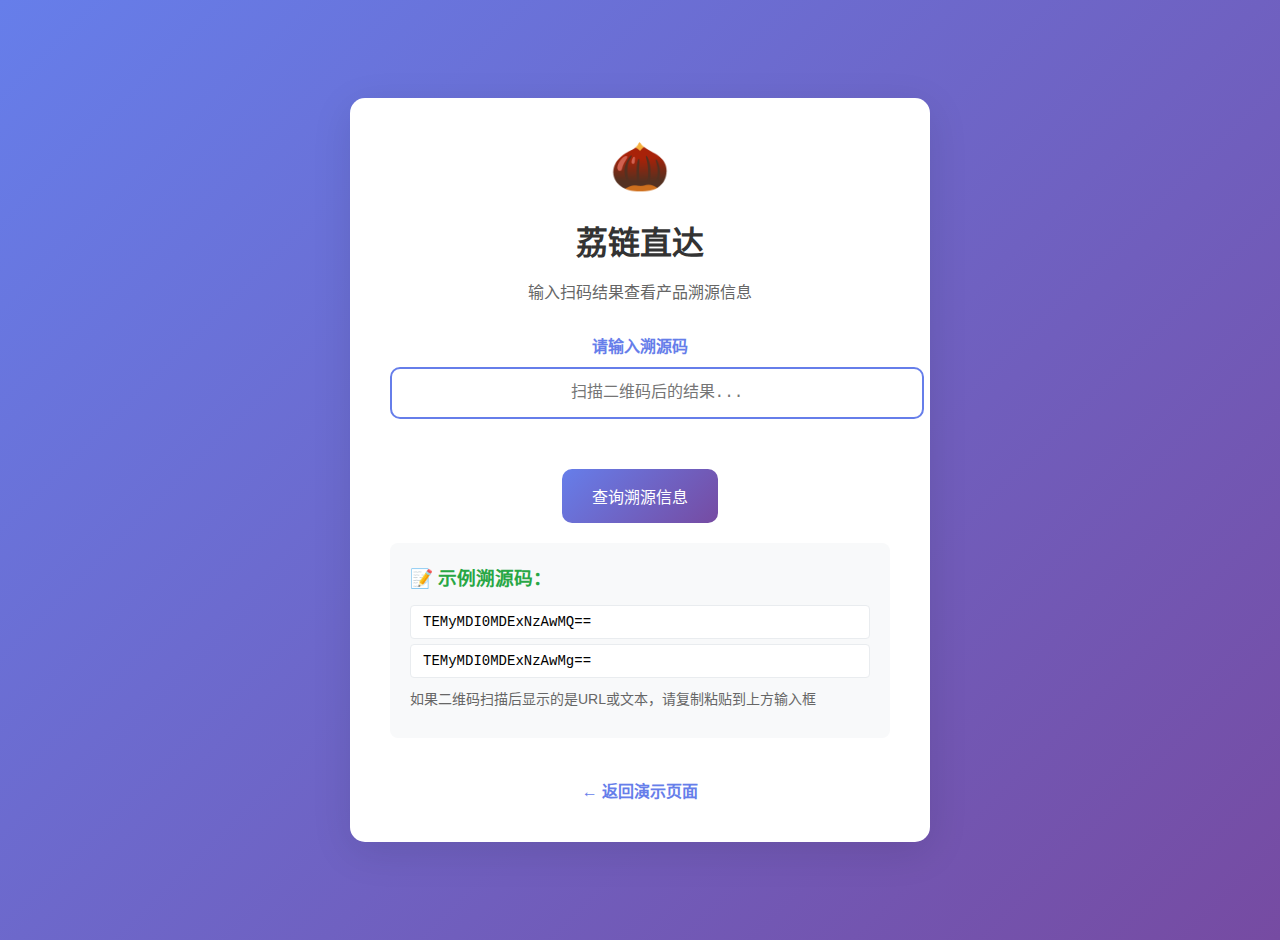
<file: 荔枝/扫码输入.html>
<!DOCTYPE html>
<html lang="zh-CN">
<head>
    <meta charset="UTF-8">
    <meta name="viewport" content="width=device-width, initial-scale=1.0">
    <title>扫码结果输入</title>
    <style>
        body {
            font-family: 'Microsoft YaHei', sans-serif;
            background: linear-gradient(135deg, #667eea 0%, #764ba2 100%);
            margin: 0;
            padding: 20px;
            min-height: 100vh;
            display: flex;
            align-items: center;
            justify-content: center;
        }
        .container {
            background: white;
            border-radius: 15px;
            padding: 40px;
            box-shadow: 0 10px 40px rgba(0,0,0,0.1);
            text-align: center;
            max-width: 500px;
            width: 100%;
        }
        .logo {
            font-size: 48px;
            margin-bottom: 20px;
        }
        h1 {
            color: #333;
            margin-bottom: 10px;
        }
        .subtitle {
            color: #666;
            margin-bottom: 30px;
            font-size: 16px;
        }
        .input-section {
            margin: 30px 0;
        }
        .input-label {
            display: block;
            color: #667eea;
            font-weight: bold;
            margin-bottom: 10px;
        }
        .input-field {
            width: 100%;
            padding: 15px;
            border: 2px solid #e1e5e9;
            border-radius: 10px;
            font-size: 16px;
            text-align: center;
            font-family: monospace;
            outline: none;
            transition: border-color 0.3s;
        }
        .input-field:focus {
            border-color: #667eea;
        }
        .submit-btn {
            background: linear-gradient(135deg, #667eea 0%, #764ba2 100%);
            color: white;
            border: none;
            padding: 15px 30px;
            border-radius: 10px;
            font-size: 16px;
            cursor: pointer;
            margin-top: 20px;
            transition: transform 0.2s;
        }
        .submit-btn:hover {
            transform: translateY(-2px);
        }
        .examples {
            background: #f8f9fa;
            border-radius: 8px;
            padding: 20px;
            margin: 20px 0;
            text-align: left;
        }
        .examples h3 {
            color: #28a745;
            margin-bottom: 15px;
            margin-top: 0;
        }
        .example-code {
            background: white;
            padding: 8px 12px;
            border-radius: 4px;
            font-family: monospace;
            font-size: 14px;
            margin: 5px 0;
            border: 1px solid #e9ecef;
        }
        .back-link {
            display: inline-block;
            margin-top: 20px;
            color: #667eea;
            text-decoration: none;
            font-weight: bold;
        }
        .back-link:hover {
            text-decoration: underline;
        }
    </style>
</head>
<body>
    <div class="container">
        <div class="logo">🌰</div>
        <h1>荔链直达</h1>
        <p class="subtitle">输入扫码结果查看产品溯源信息</p>

        <div class="input-section">
            <label for="traceCode" class="input-label">请输入溯源码</label>
            <input type="text" id="traceCode" class="input-field" placeholder="扫描二维码后的结果..." autofocus>
        </div>

        <button onclick="searchTrace()" class="submit-btn">查询溯源信息</button>

        <div class="examples">
            <h3>📝 示例溯源码：</h3>
            <div class="example-code">TEMyMDI0MDExNzAwMQ==</div>
            <div class="example-code">TEMyMDI0MDExNzAwMg==</div>
            <p style="font-size: 14px; color: #666; margin: 10px 0;">
                如果二维码扫描后显示的是URL或文本，请复制粘贴到上方输入框
            </p>
        </div>

        <a href="专业溯源演示.html" class="back-link">← 返回演示页面</a>
    </div>

    <script>
        // 回车键搜索
        document.getElementById('traceCode').addEventListener('keypress', function(e) {
            if (e.key === 'Enter') {
                searchTrace();
            }
        });

        function searchTrace() {
            const traceCode = document.getElementById('traceCode').value.trim();

            if (!traceCode) {
                alert('请输入溯源码');
                return;
            }

            // 跳转到溯源页面
            window.location.href = `webTrace/trace.html?id=${encodeURIComponent(traceCode)}`;
        }

        // 从URL参数自动填充（如果有的话）
        window.onload = function() {
            const urlParams = new URLSearchParams(window.location.search);
            const code = urlParams.get('code');
            if (code) {
                document.getElementById('traceCode').value = code;
            }
        };
    </script>
</body>
</html>
</file>
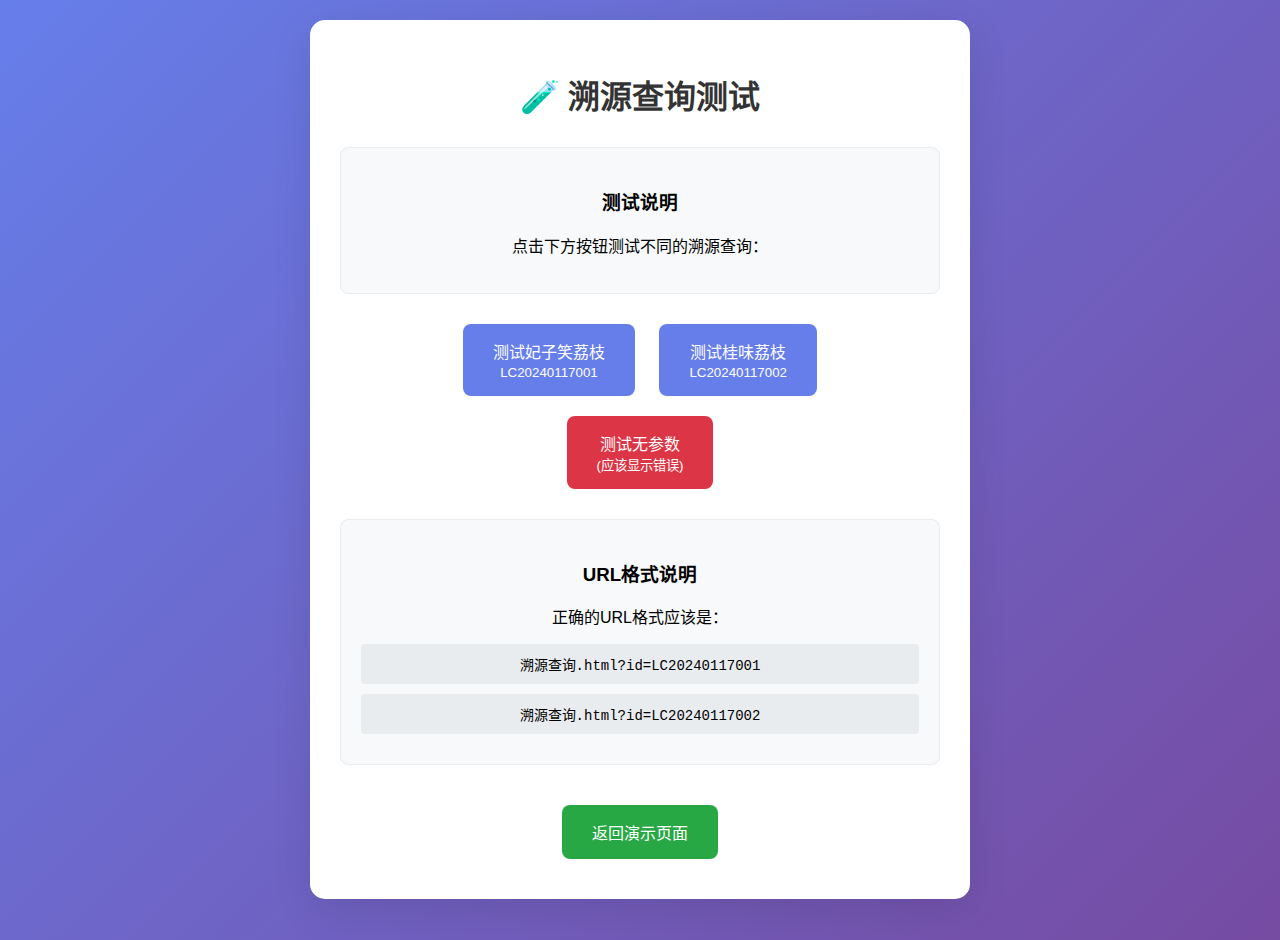
<file: 荔枝/测试溯源.html>
<!DOCTYPE html>
<html lang="zh-CN">
<head>
    <meta charset="UTF-8">
    <meta name="viewport" content="width=device-width, initial-scale=1.0">
    <title>测试溯源查询</title>
    <style>
        body {
            font-family: 'Microsoft YaHei', sans-serif;
            background: linear-gradient(135deg, #667eea 0%, #764ba2 100%);
            margin: 0;
            padding: 20px;
            min-height: 100vh;
        }
        .container {
            max-width: 600px;
            margin: 0 auto;
            background: white;
            border-radius: 15px;
            padding: 30px;
            box-shadow: 0 10px 40px rgba(0,0,0,0.1);
            text-align: center;
        }
        h1 {
            color: #333;
            margin-bottom: 30px;
        }
        .test-btn {
            display: inline-block;
            padding: 15px 30px;
            background: #667eea;
            color: white;
            text-decoration: none;
            border-radius: 8px;
            margin: 10px;
            transition: background 0.3s;
            font-size: 16px;
        }
        .test-btn:hover {
            background: #5a6fd8;
        }
        .info {
            background: #f8f9fa;
            border: 1px solid #e9ecef;
            border-radius: 8px;
            padding: 20px;
            margin: 20px 0;
        }
        .url-display {
            background: #e9ecef;
            padding: 10px;
            border-radius: 4px;
            font-family: monospace;
            font-size: 14px;
            margin: 10px 0;
            word-break: break-all;
        }
    </style>
</head>
<body>
    <div class="container">
        <h1>🧪 溯源查询测试</h1>

        <div class="info">
            <h3>测试说明</h3>
            <p>点击下方按钮测试不同的溯源查询：</p>
        </div>

        <div>
            <a href="溯源查询.html?id=LC20240117001" class="test-btn">
                测试妃子笑荔枝<br>
                <small>LC20240117001</small>
            </a>
            <a href="溯源查询.html?id=LC20240117002" class="test-btn">
                测试桂味荔枝<br>
                <small>LC20240117002</small>
            </a>
        </div>

        <div>
            <a href="溯源查询.html" class="test-btn" style="background: #dc3545;">
                测试无参数<br>
                <small>(应该显示错误)</small>
            </a>
        </div>

        <div class="info">
            <h3>URL格式说明</h3>
            <p>正确的URL格式应该是：</p>
            <div class="url-display">
                溯源查询.html?id=LC20240117001
            </div>
            <div class="url-display">
                溯源查询.html?id=LC20240117002
            </div>
        </div>

        <div style="margin-top: 30px;">
            <a href="二维码演示.html" class="test-btn" style="background: #28a745;">返回演示页面</a>
        </div>
    </div>
</body>
</html>
</file>
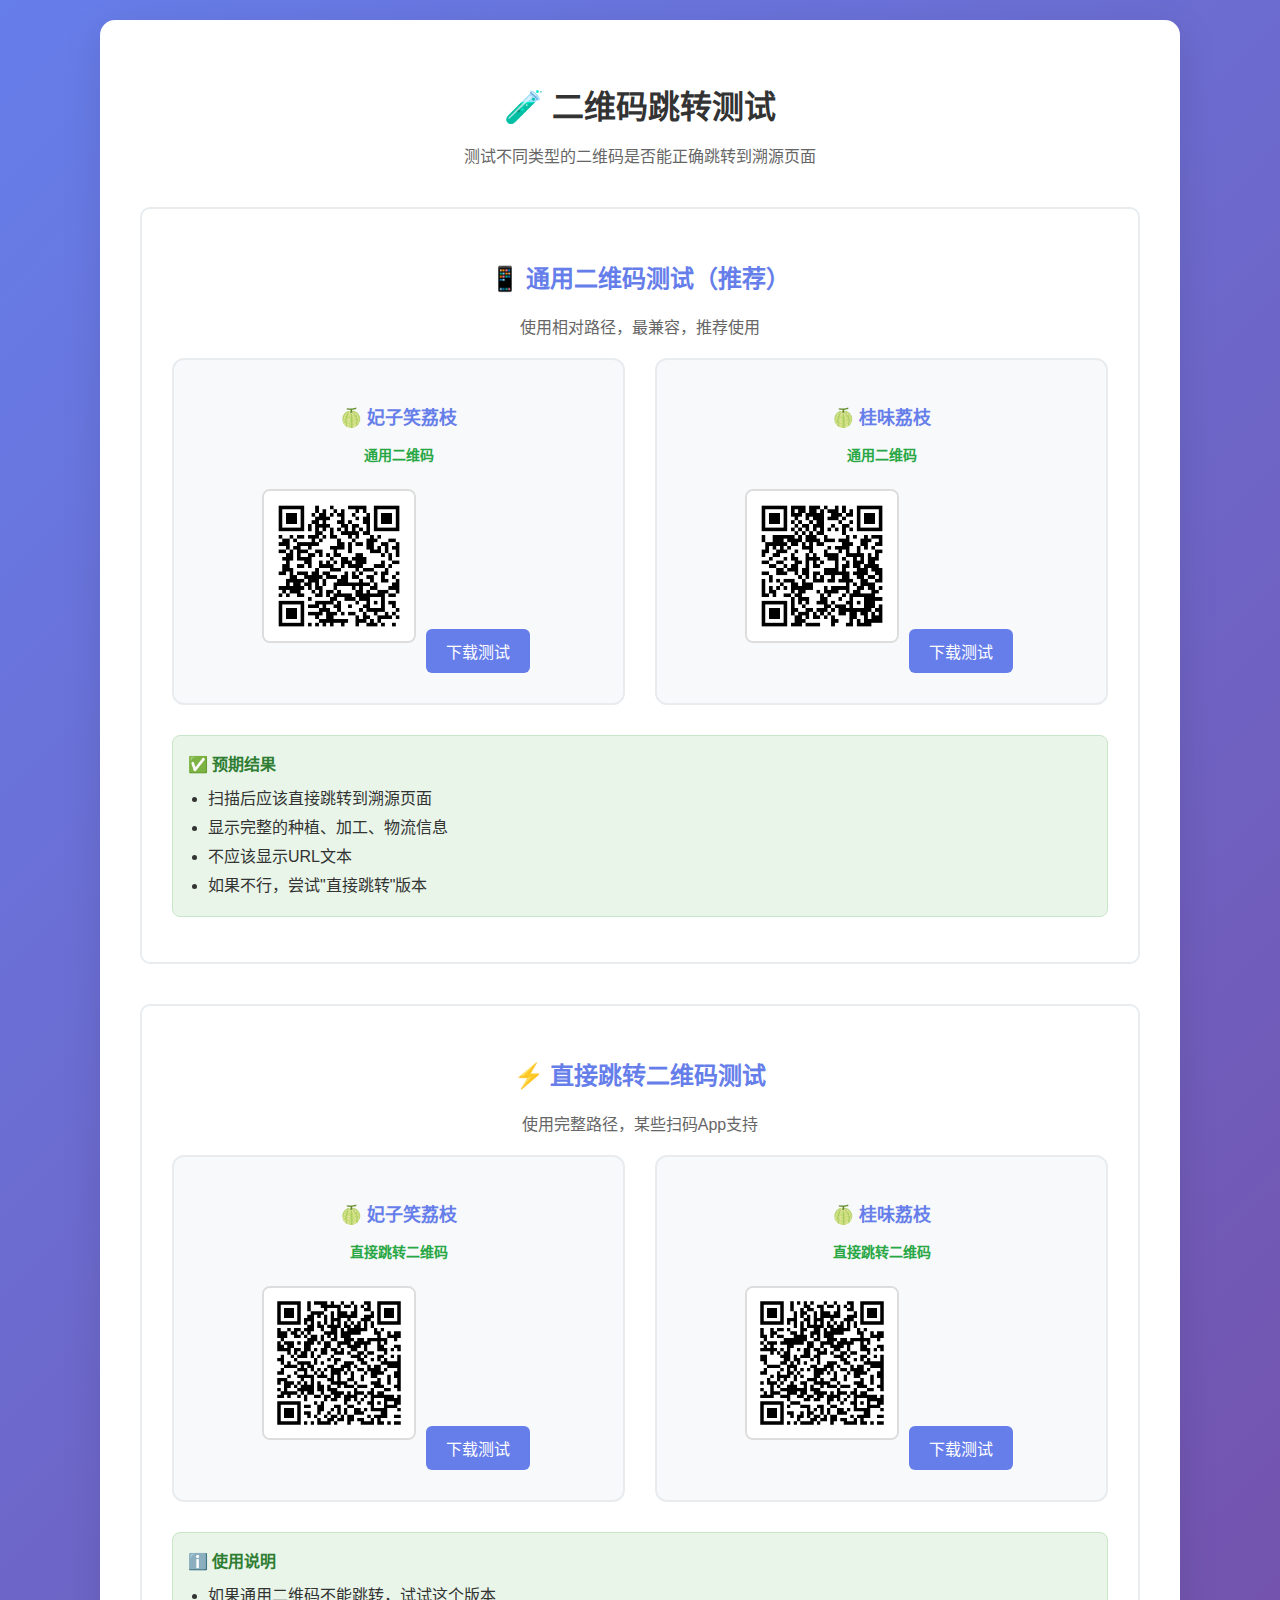
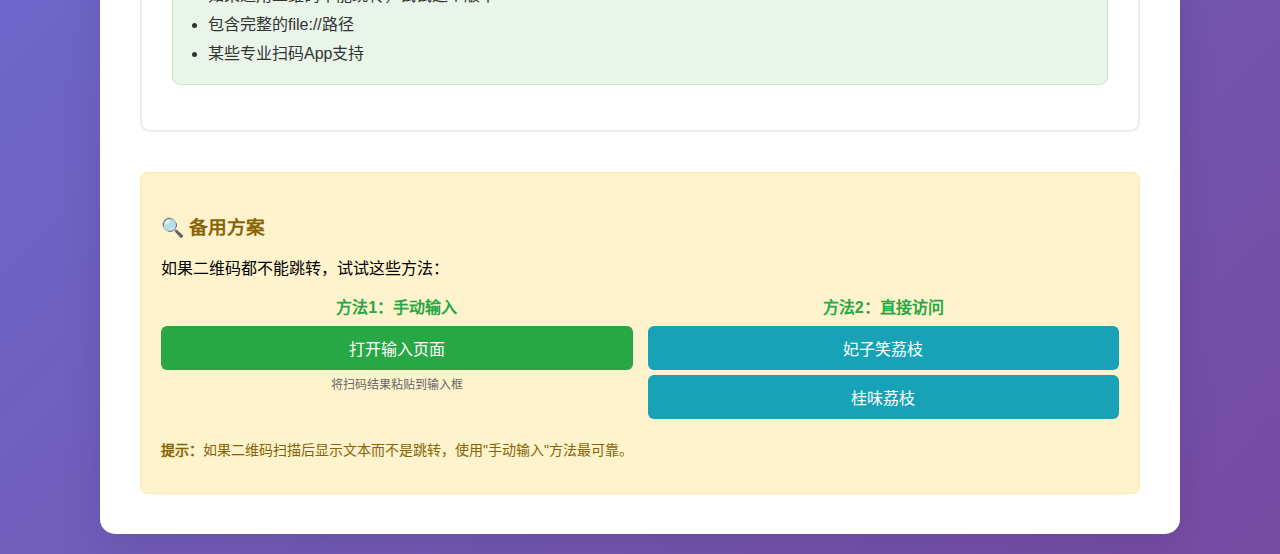
<file: 荔枝/测试跳转.html>
<!DOCTYPE html>
<html lang="zh-CN">
<head>
    <meta charset="UTF-8">
    <meta name="viewport" content="width=device-width, initial-scale=1.0">
    <title>二维码跳转测试</title>
    <style>
        body {
            font-family: 'Microsoft YaHei', sans-serif;
            background: linear-gradient(135deg, #667eea 0%, #764ba2 100%);
            margin: 0;
            padding: 20px;
            min-height: 100vh;
        }
        .container {
            max-width: 1000px;
            margin: 0 auto;
            background: white;
            border-radius: 15px;
            padding: 40px;
            box-shadow: 0 10px 40px rgba(0,0,0,0.1);
        }
        h1 {
            text-align: center;
            color: #333;
            margin-bottom: 10px;
        }
        .subtitle {
            text-align: center;
            color: #666;
            margin-bottom: 40px;
            font-size: 16px;
        }
        .test-section {
            margin-bottom: 40px;
            padding: 30px;
            border: 2px solid #e9ecef;
            border-radius: 10px;
        }
        .test-section h2 {
            color: #667eea;
            margin-bottom: 20px;
            text-align: center;
        }
        .qr-grid {
            display: grid;
            grid-template-columns: repeat(auto-fit, minmax(250px, 1fr));
            gap: 30px;
            margin-bottom: 30px;
        }
        .qr-card {
            background: #f8f9fa;
            border-radius: 12px;
            padding: 25px;
            text-align: center;
            border: 2px solid #e9ecef;
        }
        .qr-card h3 {
            color: #667eea;
            margin-bottom: 15px;
            font-size: 18px;
        }
        .qr-image {
            width: 150px;
            height: 150px;
            border: 2px solid #ddd;
            border-radius: 8px;
            margin: 15px 0;
        }
        .qr-type {
            font-size: 14px;
            color: #28a745;
            font-weight: bold;
            margin-bottom: 10px;
        }
        .test-result {
            background: #e8f5e8;
            border: 1px solid #c8e6c9;
            border-radius: 8px;
            padding: 15px;
            margin: 15px 0;
            text-align: left;
        }
        .test-result h4 {
            color: #2e7d32;
            margin-bottom: 10px;
            margin-top: 0;
        }
        .test-result ul {
            color: #333;
            margin: 0;
            padding-left: 20px;
        }
        .test-result li {
            margin-bottom: 5px;
        }
        .manual-test {
            background: #fff3cd;
            border: 1px solid #ffeaa7;
            border-radius: 8px;
            padding: 20px;
            margin-top: 30px;
        }
        .manual-test h3 {
            color: #856404;
            margin-bottom: 15px;
        }
        .btn {
            display: inline-block;
            padding: 10px 20px;
            background: #667eea;
            color: white;
            text-decoration: none;
            border-radius: 6px;
            margin: 5px;
            transition: background 0.3s;
        }
        .btn:hover {
            background: #5a6fd8;
        }
        .btn.secondary {
            background: #28a745;
        }
        .btn.secondary:hover {
            background: #218838;
        }
    </style>
</head>
<body>
    <div class="container">
        <h1>🧪 二维码跳转测试</h1>
        <p class="subtitle">测试不同类型的二维码是否能正确跳转到溯源页面</p>

        <div class="test-section">
            <h2>📱 通用二维码测试（推荐）</h2>
            <p style="text-align: center; color: #666; margin-bottom: 20px;">
                使用相对路径，最兼容，推荐使用
            </p>

            <div class="qr-grid">
                <div class="qr-card">
                    <h3>🍈 妃子笑荔枝</h3>
                    <div class="qr-type">通用二维码</div>
                    <img src="妃子笑荔枝_通用二维码.png" alt="通用二维码" class="qr-image">
                    <a href="妃子笑荔枝_通用二维码.png" download class="btn">下载测试</a>
                </div>

                <div class="qr-card">
                    <h3>🍈 桂味荔枝</h3>
                    <div class="qr-type">通用二维码</div>
                    <img src="桂味荔枝_通用二维码.png" alt="通用二维码" class="qr-image">
                    <a href="桂味荔枝_通用二维码.png" download class="btn">下载测试</a>
                </div>
            </div>

            <div class="test-result">
                <h4>✅ 预期结果</h4>
                <ul>
                    <li>扫描后应该直接跳转到溯源页面</li>
                    <li>显示完整的种植、加工、物流信息</li>
                    <li>不应该显示URL文本</li>
                    <li>如果不行，尝试"直接跳转"版本</li>
                </ul>
            </div>
        </div>

        <div class="test-section">
            <h2>⚡ 直接跳转二维码测试</h2>
            <p style="text-align: center; color: #666; margin-bottom: 20px;">
                使用完整路径，某些扫码App支持
            </p>

            <div class="qr-grid">
                <div class="qr-card">
                    <h3>🍈 妃子笑荔枝</h3>
                    <div class="qr-type">直接跳转二维码</div>
                    <img src="妃子笑荔枝_直接跳转二维码.png" alt="直接跳转二维码" class="qr-image">
                    <a href="妃子笑荔枝_直接跳转二维码.png" download class="btn">下载测试</a>
                </div>

                <div class="qr-card">
                    <h3>🍈 桂味荔枝</h3>
                    <div class="qr-type">直接跳转二维码</div>
                    <img src="桂味荔枝_直接跳转二维码.png" alt="直接跳转二维码" class="qr-image">
                    <a href="桂味荔枝_直接跳转二维码.png" download class="btn">下载测试</a>
                </div>
            </div>

            <div class="test-result">
                <h4>ℹ️ 使用说明</h4>
                <ul>
                    <li>如果通用二维码不能跳转，试试这个版本</li>
                    <li>包含完整的file://路径</li>
                    <li>某些专业扫码App支持</li>
                </ul>
            </div>
        </div>

        <div class="manual-test">
            <h3>🔍 备用方案</h3>
            <p style="margin-bottom: 15px;">如果二维码都不能跳转，试试这些方法：</p>

            <div style="display: grid; grid-template-columns: 1fr 1fr; gap: 15px; margin-bottom: 15px;">
                <div style="text-align: center;">
                    <div style="font-weight: bold; color: #28a745; margin-bottom: 8px;">方法1：手动输入</div>
                    <a href="扫码输入.html" class="btn secondary" style="display: block; margin: 5px 0;">打开输入页面</a>
                    <div style="font-size: 12px; color: #666;">将扫码结果粘贴到输入框</div>
                </div>

                <div style="text-align: center;">
                    <div style="font-weight: bold; color: #28a745; margin-bottom: 8px;">方法2：直接访问</div>
                    <a href="./webTrace/trace.html?id=TEMyMDI0MDExNzAwMQ==" class="btn" style="display: block; margin: 5px 0; background: #17a2b8;">妃子笑荔枝</a>
                    <a href="./webTrace/trace.html?id=TEMyMDI0MDExNzAwMg==" class="btn" style="display: block; margin: 5px 0; background: #17a2b8;">桂味荔枝</a>
                </div>
            </div>

            <p style="margin-top: 15px; font-size: 14px; color: #856404;">
                <strong>提示：</strong>如果二维码扫描后显示文本而不是跳转，使用"手动输入"方法最可靠。
            </p>
        </div>
    </div>
</body>
</html>
</file>
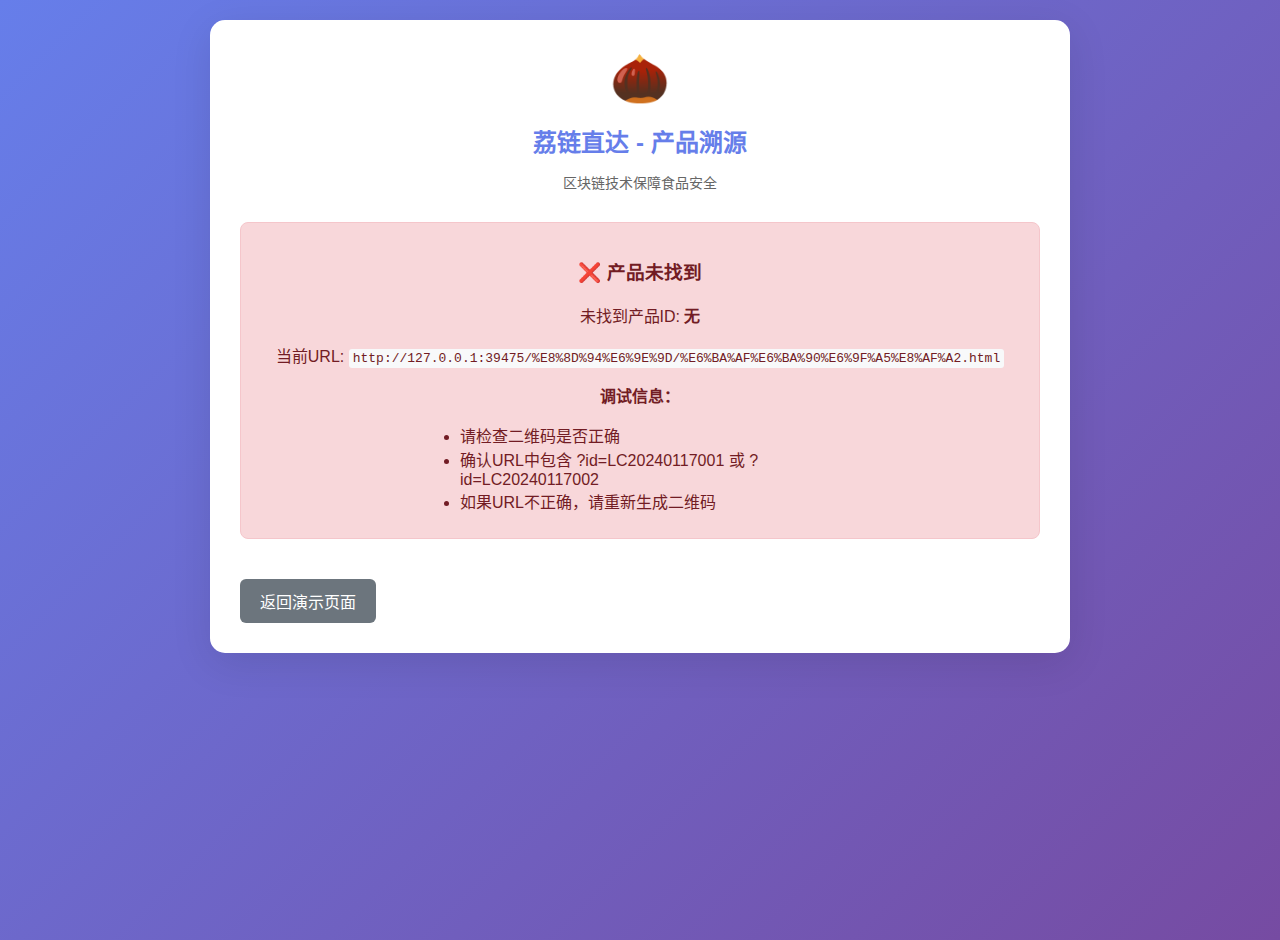
<file: 荔枝/溯源查询.html>
<!DOCTYPE html>
<html lang="zh-CN">
<head>
    <meta charset="UTF-8">
    <meta name="viewport" content="width=device-width, initial-scale=1.0">
    <title>荔枝产品溯源查询</title>
    <style>
        body {
            font-family: 'Microsoft YaHei', sans-serif;
            background: linear-gradient(135deg, #667eea 0%, #764ba2 100%);
            margin: 0;
            padding: 20px;
            min-height: 100vh;
            color: #333;
        }
        .container {
            max-width: 800px;
            margin: 0 auto;
            background: white;
            border-radius: 15px;
            padding: 30px;
            box-shadow: 0 10px 40px rgba(0,0,0,0.1);
        }
        .header {
            text-align: center;
            margin-bottom: 30px;
        }
        .logo {
            font-size: 48px;
            margin-bottom: 10px;
        }
        .title {
            font-size: 24px;
            color: #667eea;
            margin-bottom: 5px;
        }
        .subtitle {
            color: #666;
            font-size: 14px;
        }
        .product-card {
            background: #f8f9fa;
            border-radius: 10px;
            padding: 20px;
            margin-bottom: 20px;
            border-left: 4px solid #667eea;
        }
        .product-name {
            font-size: 20px;
            color: #667eea;
            margin-bottom: 10px;
        }
        .product-info {
            display: grid;
            grid-template-columns: 1fr 1fr;
            gap: 10px;
            margin-bottom: 15px;
        }
        .info-item {
            background: white;
            padding: 8px 12px;
            border-radius: 6px;
            border: 1px solid #e9ecef;
        }
        .info-label {
            font-weight: bold;
            color: #667eea;
            font-size: 12px;
        }
        .info-value {
            color: #333;
            margin-top: 2px;
        }
        .trace-section {
            background: white;
            border-radius: 10px;
            padding: 20px;
            margin-bottom: 20px;
            box-shadow: 0 2px 10px rgba(0,0,0,0.1);
        }
        .section-title {
            color: #28a745;
            margin-bottom: 15px;
            padding-bottom: 5px;
            border-bottom: 2px solid #28a745;
        }
        .timeline {
            position: relative;
            padding-left: 30px;
        }
        .timeline::before {
            content: '';
            position: absolute;
            left: 15px;
            top: 0;
            bottom: 0;
            width: 2px;
            background: #28a745;
        }
        .timeline-item {
            position: relative;
            margin-bottom: 15px;
            padding-left: 20px;
        }
        .timeline-item::before {
            content: '';
            position: absolute;
            left: -17px;
            top: 8px;
            width: 10px;
            height: 10px;
            background: #28a745;
            border-radius: 50%;
        }
        .time {
            color: #28a745;
            font-weight: bold;
            font-size: 14px;
        }
        .blockchain-card {
            background: linear-gradient(135deg, #667eea, #764ba2);
            color: white;
            border-radius: 10px;
            padding: 20px;
            text-align: center;
        }
        .blockchain-title {
            color: white;
            margin-bottom: 15px;
        }
        .hash-display {
            background: rgba(255,255,255,0.1);
            padding: 10px;
            border-radius: 6px;
            font-family: monospace;
            font-size: 12px;
            word-break: break-all;
            margin: 10px 0;
        }
        .status {
            display: inline-block;
            padding: 5px 15px;
            background: #28a745;
            color: white;
            border-radius: 15px;
            font-size: 12px;
            font-weight: bold;
        }
        .scan-result {
            background: #e8f5e8;
            border: 1px solid #c8e6c9;
            border-radius: 8px;
            padding: 15px;
            margin-bottom: 20px;
            text-align: center;
        }
        .scan-result.success {
            background: #d4edda;
            border-color: #c3e6cb;
        }
        .scan-result.error {
            background: #f8d7da;
            border-color: #f5c6cb;
            color: #721c24;
        }
        .back-btn {
            display: inline-block;
            padding: 10px 20px;
            background: #6c757d;
            color: white;
            text-decoration: none;
            border-radius: 6px;
            margin-top: 20px;
        }
        .back-btn:hover {
            background: #5a6268;
        }
    </style>
</head>
<body>
    <div class="container">
        <div class="header">
            <div class="logo">🌰</div>
            <h1 class="title">荔链直达 - 产品溯源</h1>
            <p class="subtitle">区块链技术保障食品安全</p>
        </div>

        <div id="content">
            <!-- 内容将通过JavaScript动态加载 -->
        </div>
    </div>

    <script>
        // 从URL参数获取产品ID
        function getProductId() {
            const urlParams = new URLSearchParams(window.location.search);
            return urlParams.get('id');
        }

        // 产品溯源数据
        const productData = {
            'LC20240117001': {
                name: '妃子笑荔枝',
                id: 'LC20240117001',
                location: '广东省茂名市电白区',
                farmer: '李师傅',
                harvestDate: '2024-06-15',
                planting: [
                    { time: '2024-01-15', desc: '开始种植，选用优质妃子笑荔枝种苗' },
                    { time: '2024-03-20', desc: '施用有机肥料，严格控制农药使用' },
                    { time: '2024-06-15', desc: '手工采摘，成熟度达95%以上' }
                ],
                processing: [
                    { time: '2024-06-15 14:00', desc: '进入冷链运输，温度控制在4-6°C' },
                    { time: '2024-06-15 18:00', desc: '到达加工厂，开始分级筛选' },
                    { time: '2024-06-15 20:00', desc: '真空预冷处理，锁住新鲜度' }
                ],
                logistics: [
                    { time: '2024-06-16 08:00', desc: '发往广州批发市场，全程冷链运输' },
                    { time: '2024-06-16 12:00', desc: '到达广州，温度监测正常' },
                    { time: '2024-06-17', desc: '进入零售渠道' }
                ],
                blockchain: {
                    hash: 'a1b2c3d4e5f678901234567890abcdef1234567890abcdef1234567890abcdef',
                    status: '已验证',
                    timestamp: '2024-06-15 10:30:25'
                }
            },
            'LC20240117002': {
                name: '桂味荔枝',
                id: 'LC20240117002',
                location: '广东省湛江市徐闻县',
                farmer: '王阿姨',
                harvestDate: '2024-06-20',
                planting: [
                    { time: '2024-01-20', desc: '开始种植，选用当地优质桂味荔枝品种' },
                    { time: '2024-04-10', desc: '采用生态种植，无公害生产' },
                    { time: '2024-06-20', desc: '适时采摘，保证最佳口感' }
                ],
                processing: [
                    { time: '2024-06-20 15:30', desc: '快速预冷，保持果实新鲜' },
                    { time: '2024-06-20 19:00', desc: '专业分级，优果优价' },
                    { time: '2024-06-20 21:00', desc: '包装入库，准备发货' }
                ],
                logistics: [
                    { time: '2024-06-21 07:00', desc: '冷链运输发往深圳市场' },
                    { time: '2024-06-21 11:30', desc: '到达深圳物流中心' },
                    { time: '2024-06-22', desc: '配送至各大超市' }
                ],
                blockchain: {
                    hash: 'f9e8d7c6b5a493827261514030201f9e8d7c6b5a493827261514030201f9e8d7c6',
                    status: '已验证',
                    timestamp: '2024-06-20 09:15:40'
                }
            }
        };

        // 渲染溯源信息
        function renderProduct(product) {
            return `
                <div class="scan-result success">
                    <h3>✅ 溯源查询成功</h3>
                    <p>已找到产品溯源信息</p>
                </div>

                <div class="product-card">
                    <h2 class="product-name">${product.name}</h2>
                    <div class="product-info">
                        <div class="info-item">
                            <div class="info-label">产品ID</div>
                            <div class="info-value">${product.id}</div>
                        </div>
                        <div class="info-item">
                            <div class="info-label">产地</div>
                            <div class="info-value">${product.location}</div>
                        </div>
                        <div class="info-item">
                            <div class="info-label">农户</div>
                            <div class="info-value">${product.farmer}</div>
                        </div>
                        <div class="info-item">
                            <div class="info-label">采摘日期</div>
                            <div class="info-value">${product.harvestDate}</div>
                        </div>
                    </div>
                </div>

                <div class="trace-section">
                    <h3 class="section-title">🌱 种植信息</h3>
                    <div class="timeline">
                        ${product.planting.map(item => `
                            <div class="timeline-item">
                                <div class="time">${item.time}</div>
                                <div>${item.desc}</div>
                            </div>
                        `).join('')}
                    </div>
                </div>

                <div class="trace-section">
                    <h3 class="section-title">🏭 加工信息</h3>
                    <div class="timeline">
                        ${product.processing.map(item => `
                            <div class="timeline-item">
                                <div class="time">${item.time}</div>
                                <div>${item.desc}</div>
                            </div>
                        `).join('')}
                    </div>
                </div>

                <div class="trace-section">
                    <h3 class="section-title">🚚 物流信息</h3>
                    <div class="timeline">
                        ${product.logistics.map(item => `
                            <div class="timeline-item">
                                <div class="time">${item.time}</div>
                                <div>${item.desc}</div>
                            </div>
                        `).join('')}
                    </div>
                </div>

                <div class="blockchain-card">
                    <h3 class="blockchain-title">🔒 区块链验证</h3>
                    <div class="hash-display">
                        哈希值: ${product.blockchain.hash}
                    </div>
                    <div style="margin: 15px 0;">
                        <span class="status">${product.blockchain.status}</span>
                    </div>
                    <div>时间戳: ${product.blockchain.timestamp}</div>
                </div>
            `;
        }

        // 初始化页面
        window.onload = function() {
            const productId = getProductId();
            const url = window.location.href;

            // 调试信息
            console.log('当前URL:', url);
            console.log('解析到的产品ID:', productId);

            const product = productData[productId];

            if (product) {
                document.getElementById('content').innerHTML = renderProduct(product);
                document.title = `${product.name} - 荔枝溯源查询`;
            } else {
                document.getElementById('content').innerHTML = `
                    <div class="scan-result error">
                        <h3>❌ 产品未找到</h3>
                        <p>未找到产品ID: <strong>${productId || '无'}</strong></p>
                        <p>当前URL: <code style="background: #f8f9fa; padding: 2px 4px; border-radius: 3px;">${url}</code></p>
                        <p><strong>调试信息：</strong></p>
                        <ul style="text-align: left; max-width: 400px; margin: 10px auto;">
                            <li>请检查二维码是否正确</li>
                            <li>确认URL中包含 ?id=LC20240117001 或 ?id=LC20240117002</li>
                            <li>如果URL不正确，请重新生成二维码</li>
                        </ul>
                    </div>
                    <div style="margin-top: 20px;">
                        <a href="二维码演示.html" class="back-btn">返回演示页面</a>
                    </div>
                `;
            }
        };
    </script>
</body>
</html>
</file>
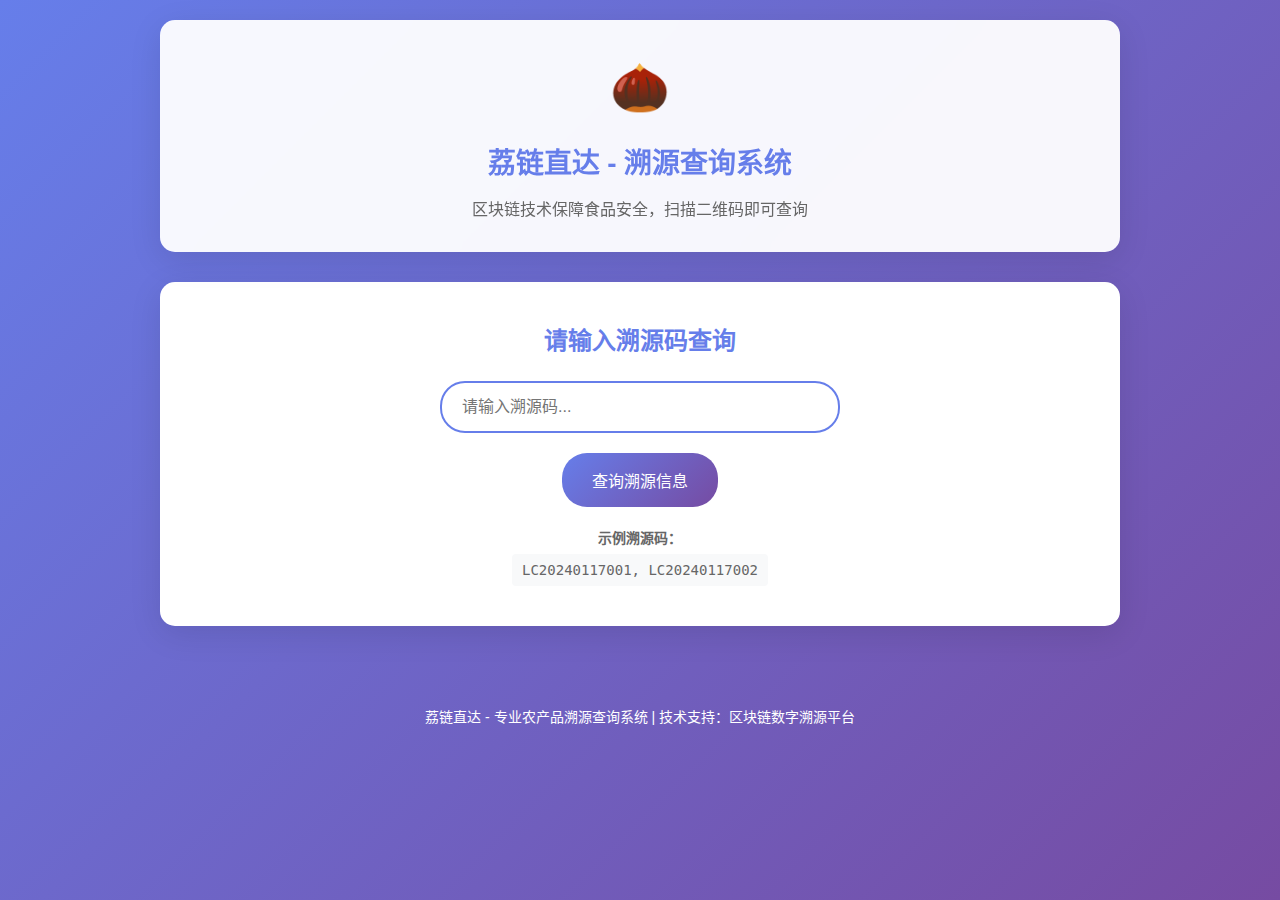
<file: 荔枝/溯源查询系统.html>
<!DOCTYPE html>
<html lang="zh-CN">
<head>
    <meta charset="UTF-8">
    <meta name="viewport" content="width=device-width, initial-scale=1.0">
    <title>荔枝溯源查询系统</title>
    <style>
        * {
            margin: 0;
            padding: 0;
            box-sizing: border-box;
        }

        body {
            font-family: 'Microsoft YaHei', '微软雅黑', Arial, sans-serif;
            background: linear-gradient(135deg, #667eea 0%, #764ba2 100%);
            color: #333;
            line-height: 1.6;
            min-height: 100vh;
        }

        .container {
            max-width: 1000px;
            margin: 0 auto;
            padding: 20px;
        }

        .header {
            background: rgba(255,255,255,0.95);
            backdrop-filter: blur(10px);
            border-radius: 15px;
            padding: 30px;
            margin-bottom: 30px;
            text-align: center;
            box-shadow: 0 8px 32px rgba(0,0,0,0.1);
        }

        .logo {
            font-size: 48px;
            margin-bottom: 15px;
        }

        .title {
            font-size: 28px;
            color: #667eea;
            margin-bottom: 10px;
        }

        .subtitle {
            color: #666;
            font-size: 16px;
        }

        .search-section {
            background: white;
            border-radius: 15px;
            padding: 40px;
            margin-bottom: 30px;
            box-shadow: 0 8px 32px rgba(0,0,0,0.1);
            text-align: center;
        }

        .search-title {
            font-size: 24px;
            color: #667eea;
            margin-bottom: 20px;
        }

        .search-input {
            width: 100%;
            max-width: 400px;
            padding: 15px 20px;
            border: 2px solid #e1e5e9;
            border-radius: 25px;
            font-size: 16px;
            margin-bottom: 20px;
            outline: none;
            transition: border-color 0.3s;
        }

        .search-input:focus {
            border-color: #667eea;
        }

        .search-btn {
            background: linear-gradient(135deg, #667eea 0%, #764ba2 100%);
            color: white;
            border: none;
            padding: 15px 30px;
            border-radius: 25px;
            font-size: 16px;
            cursor: pointer;
            transition: transform 0.2s;
        }

        .search-btn:hover {
            transform: translateY(-2px);
        }

        .result-section {
            background: white;
            border-radius: 15px;
            padding: 40px;
            margin-bottom: 30px;
            box-shadow: 0 8px 32px rgba(0,0,0,0.1);
            display: none;
        }

        .loading {
            text-align: center;
            padding: 60px;
            color: #666;
            display: none;
        }

        .error-section {
            background: #f8d7da;
            color: #721c24;
            border: 1px solid #f5c6cb;
            border-radius: 15px;
            padding: 40px;
            text-align: center;
            display: none;
        }

        .product-header {
            border-bottom: 3px solid #667eea;
            padding-bottom: 20px;
            margin-bottom: 30px;
            text-align: center;
        }

        .product-title {
            font-size: 32px;
            color: #667eea;
            margin-bottom: 10px;
        }

        .product-id {
            background: #f8f9fa;
            color: #666;
            padding: 10px 20px;
            border-radius: 20px;
            display: inline-block;
            font-family: monospace;
            font-size: 14px;
        }

        .info-grid {
            display: grid;
            grid-template-columns: repeat(auto-fit, minmax(200px, 1fr));
            gap: 20px;
            margin-bottom: 40px;
        }

        .info-card {
            background: #f8f9fa;
            border-radius: 10px;
            padding: 20px;
            text-align: center;
            border-left: 4px solid #667eea;
        }

        .info-label {
            font-weight: bold;
            color: #667eea;
            margin-bottom: 8px;
            font-size: 14px;
        }

        .info-value {
            color: #333;
            font-size: 16px;
        }

        .trace-section {
            margin-bottom: 30px;
        }

        .section-header {
            background: linear-gradient(135deg, #667eea 0%, #764ba2 100%);
            color: white;
            padding: 15px 20px;
            border-radius: 10px;
            margin-bottom: 20px;
            font-size: 18px;
        }

        .timeline {
            position: relative;
            padding-left: 40px;
        }

        .timeline::before {
            content: '';
            position: absolute;
            left: 20px;
            top: 0;
            bottom: 0;
            width: 3px;
            background: #667eea;
            border-radius: 2px;
        }

        .timeline-item {
            position: relative;
            margin-bottom: 20px;
            padding: 15px 20px;
            background: #f8f9fa;
            border-radius: 8px;
            border-left: 3px solid #667eea;
        }

        .timeline-item::before {
            content: '';
            position: absolute;
            left: -26px;
            top: 20px;
            width: 12px;
            height: 12px;
            background: #667eea;
            border-radius: 50%;
            border: 3px solid white;
        }

        .timeline-time {
            color: #667eea;
            font-weight: bold;
            font-size: 14px;
            margin-bottom: 5px;
        }

        .timeline-desc {
            color: #555;
            line-height: 1.5;
        }

        .blockchain-section {
            background: linear-gradient(135deg, #667eea 0%, #764ba2 100%);
            color: white;
            border-radius: 15px;
            padding: 30px;
            text-align: center;
        }

        .blockchain-title {
            font-size: 24px;
            margin-bottom: 20px;
        }

        .hash-display {
            background: rgba(255,255,255,0.1);
            padding: 15px;
            border-radius: 8px;
            font-family: monospace;
            font-size: 12px;
            word-break: break-all;
            margin: 15px 0;
        }

        .verification-status {
            display: inline-block;
            padding: 10px 25px;
            background: #28a745;
            color: white;
            border-radius: 25px;
            font-weight: bold;
            margin: 15px 0;
        }

        .footer {
            text-align: center;
            padding: 30px;
            color: white;
            font-size: 14px;
        }

        .back-btn {
            display: inline-block;
            margin-top: 20px;
            padding: 12px 25px;
            background: #6c757d;
            color: white;
            text-decoration: none;
            border-radius: 6px;
            transition: background 0.3s;
        }

        .back-btn:hover {
            background: #5a6268;
        }

        @media (max-width: 768px) {
            .container {
                padding: 10px;
            }

            .info-grid {
                grid-template-columns: 1fr;
            }

            .header {
                padding: 20px;
            }

            .search-section {
                padding: 30px 20px;
            }
        }
    </style>
</head>
<body>
    <div class="container">
        <div class="header">
            <div class="logo">🌰</div>
            <h1 class="title">荔链直达 - 溯源查询系统</h1>
            <p class="subtitle">区块链技术保障食品安全，扫描二维码即可查询</p>
        </div>

        <div class="search-section">
            <h2 class="search-title">请输入溯源码查询</h2>
            <input type="text" id="traceCode" class="search-input" placeholder="请输入溯源码..." autofocus>
            <br>
            <button onclick="searchTrace()" class="search-btn">查询溯源信息</button>

            <div style="margin-top: 20px; font-size: 14px; color: #666;">
                <p><strong>示例溯源码：</strong></p>
                <p style="font-family: monospace; background: #f8f9fa; padding: 5px 10px; border-radius: 4px; display: inline-block; margin-top: 5px;">
                    LC20240117001, LC20240117002
                </p>
            </div>
        </div>

        <div id="loading" class="loading">
            <div style="font-size: 18px;">🔍 正在查询溯源信息...</div>
        </div>

        <div id="result" class="result-section">
            <!-- 结果将在这里显示 -->
        </div>

        <div id="error" class="error-section">
            <h3>❌ 查询失败</h3>
            <p id="error-message">未找到相关溯源信息</p>
        </div>
    </div>

    <div class="footer">
        <p>荔链直达 - 专业农产品溯源查询系统 | 技术支持：区块链数字溯源平台</p>
    </div>

    <script>
        // 产品溯源数据
        const traceData = {
            'LC20240117001': {
                name: '妃子笑荔枝',
                id: 'LC20240117001',
                location: '广东省茂名市电白区',
                farmer: '李师傅',
                harvestDate: '2024-06-15',
                planting: [
                    { time: '2024-01-15', desc: '开始种植，选用优质妃子笑荔枝种苗' },
                    { time: '2024-03-20', desc: '施用有机肥料，严格控制农药使用' },
                    { time: '2024-06-15', desc: '手工采摘，成熟度达95%以上' }
                ],
                processing: [
                    { time: '2024-06-15 14:00', desc: '进入冷链运输，温度控制在4-6°C' },
                    { time: '2024-06-15 18:00', desc: '到达加工厂，开始分级筛选' },
                    { time: '2024-06-15 20:00', desc: '真空预冷处理，锁住新鲜度' }
                ],
                logistics: [
                    { time: '2024-06-16 08:00', desc: '发往广州批发市场，全程冷链运输' },
                    { time: '2024-06-16 12:00', desc: '到达广州，温度监测正常' },
                    { time: '2024-06-17', desc: '进入零售渠道' }
                ],
                blockchain: {
                    hash: 'a1b2c3d4e5f678901234567890abcdef1234567890abcdef1234567890abcdef',
                    status: '已验证',
                    timestamp: '2024-06-15 10:30:25'
                }
            },
            'LC20240117002': {
                name: '桂味荔枝',
                id: 'LC20240117002',
                location: '广东省湛江市徐闻县',
                farmer: '王阿姨',
                harvestDate: '2024-06-20',
                planting: [
                    { time: '2024-01-20', desc: '开始种植，选用当地优质桂味荔枝品种' },
                    { time: '2024-04-10', desc: '采用生态种植，无公害生产' },
                    { time: '2024-06-20', desc: '适时采摘，保证最佳口感' }
                ],
                processing: [
                    { time: '2024-06-20 15:30', desc: '快速预冷，保持果实新鲜' },
                    { time: '2024-06-20 19:00', desc: '专业分级，优果优价' },
                    { time: '2024-06-20 21:00', desc: '包装入库，准备发货' }
                ],
                logistics: [
                    { time: '2024-06-21 07:00', desc: '冷链运输发往深圳市场' },
                    { time: '2024-06-21 11:30', desc: '到达深圳物流中心' },
                    { time: '2024-06-22', desc: '配送至各大超市' }
                ],
                blockchain: {
                    hash: 'f9e8d7c6b5a493827261514030201f9e8d7c6b5a493827261514030201f9e8d7c6',
                    status: '已验证',
                    timestamp: '2024-06-20 09:15:40'
                }
            }
        };

        // 渲染溯源结果
        function renderResult(product) {
            return `
                <div class="product-header">
                    <h2 class="product-title">${product.name}</h2>
                    <div class="product-id">溯源码: ${product.id}</div>
                </div>

                <div class="info-grid">
                    <div class="info-card">
                        <div class="info-label">🌍 产地信息</div>
                        <div class="info-value">${product.location}</div>
                    </div>
                    <div class="info-card">
                        <div class="info-label">👨‍🌾 农户信息</div>
                        <div class="info-value">${product.farmer}</div>
                    </div>
                    <div class="info-card">
                        <div class="info-label">📅 采摘日期</div>
                        <div class="info-value">${product.harvestDate}</div>
                    </div>
                    <div class="info-card">
                        <div class="info-label">⏰ 查询时间</div>
                        <div class="info-value">${new Date().toLocaleString()}</div>
                    </div>
                </div>

                <div class="trace-section">
                    <div class="section-header">🌱 种植过程</div>
                    <div class="timeline">
                        ${product.planting.map(item => `
                            <div class="timeline-item">
                                <div class="timeline-time">${item.time}</div>
                                <div class="timeline-desc">${item.desc}</div>
                            </div>
                        `).join('')}
                    </div>
                </div>

                <div class="trace-section">
                    <div class="section-header">🏭 加工过程</div>
                    <div class="timeline">
                        ${product.processing.map(item => `
                            <div class="timeline-item">
                                <div class="timeline-time">${item.time}</div>
                                <div class="timeline-desc">${item.desc}</div>
                            </div>
                        `).join('')}
                    </div>
                </div>

                <div class="trace-section">
                    <div class="section-header">🚚 物流过程</div>
                    <div class="timeline">
                        ${product.logistics.map(item => `
                            <div class="timeline-item">
                                <div class="timeline-time">${item.time}</div>
                                <div class="timeline-desc">${item.desc}</div>
                            </div>
                        `).join('')}
                    </div>
                </div>

                <div class="blockchain-section">
                    <h2 class="blockchain-title">🔒 区块链验证</h2>
                    <div class="verification-status">${product.blockchain.status}</div>
                    <div class="hash-display">
                        区块链哈希值: ${product.blockchain.hash}
                    </div>
                    <div>验证时间戳: ${product.blockchain.timestamp}</div>
                </div>
            `;
        }

        // 搜索溯源信息
        function searchTrace() {
            const traceCode = document.getElementById('traceCode').value.trim().toUpperCase();

            // 隐藏所有区域
            document.getElementById('result').style.display = 'none';
            document.getElementById('error').style.display = 'none';
            document.getElementById('loading').style.display = 'block';

            // 模拟加载延迟
            setTimeout(() => {
                document.getElementById('loading').style.display = 'none';

                const product = traceData[traceCode];

                if (product) {
                    document.getElementById('result').innerHTML = renderResult(product);
                    document.getElementById('result').style.display = 'block';
                    document.title = `${product.name} - 荔枝溯源查询`;
                } else {
                    document.getElementById('error-message').textContent = `未找到溯源码 "${traceCode}" 的相关信息，请检查溯源码是否正确。`;
                    document.getElementById('error').style.display = 'block';
                }
            }, 800);
        }

        // 从URL参数自动查询
        window.onload = function() {
            const urlParams = new URLSearchParams(window.location.search);
            const productId = urlParams.get('id');

            if (productId) {
                document.getElementById('traceCode').value = productId;
                searchTrace();
            }
        };

        // 回车键搜索
        document.getElementById('traceCode').addEventListener('keypress', function(e) {
            if (e.key === 'Enter') {
                searchTrace();
            }
        });
    </script>
</body>
</html>
</file>
